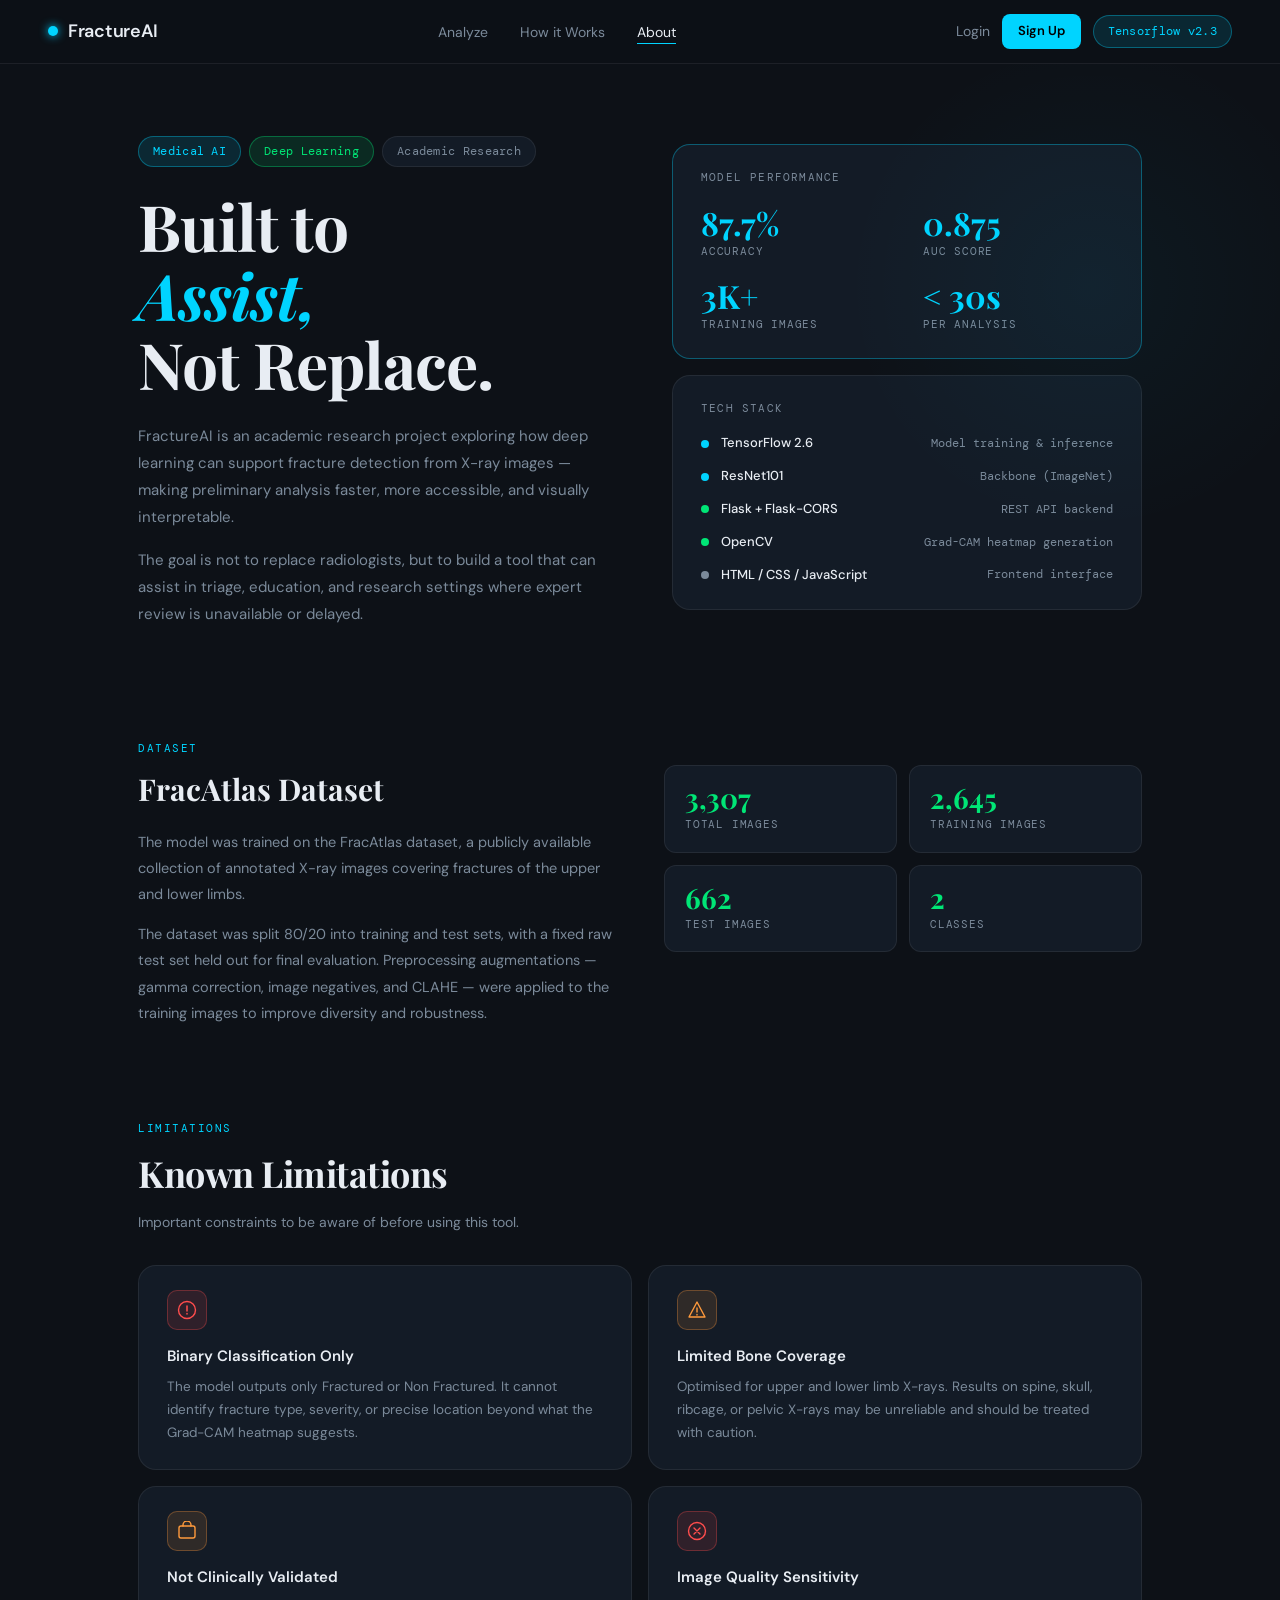
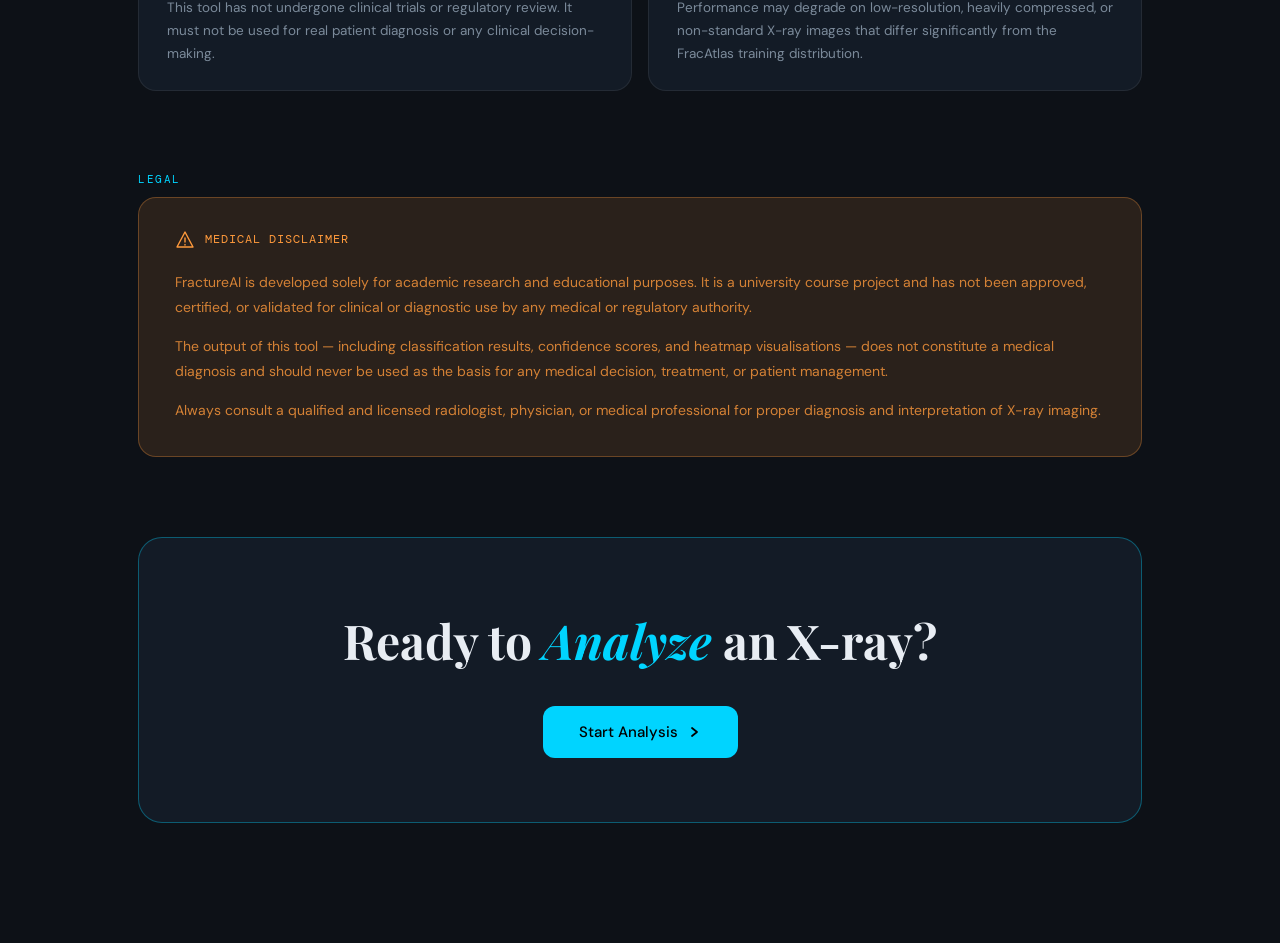
<file: about.html>
<!DOCTYPE html>
<html lang="en">
<head>
  <meta charset="UTF-8" />
  <meta name="viewport" content="width=device-width, initial-scale=1.0" />
  <title>FractureAI — About</title>
  <link rel="preconnect" href="https://fonts.googleapis.com" />
  <link href="https://fonts.googleapis.com/css2?family=Playfair+Display:ital,wght@0,700;1,700&family=DM+Mono:wght@400;500&family=DM+Sans:wght@300;400;500;600&display=swap" rel="stylesheet" />
  <link rel="stylesheet" href="style.css" />
  <link rel="stylesheet" href="about.css" />
</head>
<body>

  <!-- ── NAVBAR ── -->
  <nav class="navbar">
    <a class="logo" href="index.html">
      <span class="logo-dot"></span>
      FractureAI
    </a>
    <ul class="nav-links">
      <li><a href="index.html">Analyze</a></li>
      <li><a href="how-it-works.html">How it Works</a></li>
      <li><a href="about.html" class="active">About</a></li>
    </ul>
    <div class="nav-right">
      <span class="tf-badge">Tensorflow v2.3</span>
    </div>
  </nav>

  <main class="about-main">

    <!-- ── HERO ── -->
    <header class="about-hero">
      <div class="about-hero-left">
        <div class="about-tags">
          <span class="about-tag cyan-tag">Medical AI</span>
          <span class="about-tag green-tag">Deep Learning</span>
          <span class="about-tag muted-tag">Academic Research</span>
        </div>
        <h1>Built to<br><em>Assist,</em><br>Not Replace.</h1>
        <p class="about-intro">
          FractureAI is an academic research project exploring how deep learning
          can support fracture detection from X-ray images — making preliminary
          analysis faster, more accessible, and visually interpretable.
        </p>
        <p class="about-intro">
          The goal is not to replace radiologists, but to build a tool that can
          assist in triage, education, and research settings where expert review
          is unavailable or delayed.
        </p>
      </div>

      <div class="about-hero-right">
        <div class="metrics-card">
          <div class="metrics-card-label">Model Performance</div>
          <div class="metrics-grid">
            <div class="metric-item">
              <span class="metric-val">87.7%</span>
              <span class="metric-label">Accuracy</span>
            </div>
            <div class="metric-item">
              <span class="metric-val">0.875</span>
              <span class="metric-label">AUC Score</span>
            </div>
            <div class="metric-item">
              <span class="metric-val">3K+</span>
              <span class="metric-label">Training Images</span>
            </div>
            <div class="metric-item">
              <span class="metric-val">&lt; 30s</span>
              <span class="metric-label">Per Analysis</span>
            </div>
          </div>
        </div>

        <div class="stack-card">
          <div class="stack-card-label">Tech Stack</div>
          <div class="stack-list">
            <div class="stack-item">
              <span class="stack-dot cyan"></span>
              <span class="stack-name">TensorFlow 2.6</span>
              <span class="stack-role">Model training &amp; inference</span>
            </div>
            <div class="stack-item">
              <span class="stack-dot cyan"></span>
              <span class="stack-name">ResNet101</span>
              <span class="stack-role">Backbone (ImageNet)</span>
            </div>
            <div class="stack-item">
              <span class="stack-dot green"></span>
              <span class="stack-name">Flask + Flask-CORS</span>
              <span class="stack-role">REST API backend</span>
            </div>
            <div class="stack-item">
              <span class="stack-dot green"></span>
              <span class="stack-name">OpenCV</span>
              <span class="stack-role">Grad-CAM heatmap generation</span>
            </div>
            <div class="stack-item">
              <span class="stack-dot muted"></span>
              <span class="stack-name">HTML / CSS / JavaScript</span>
              <span class="stack-role">Frontend interface</span>
            </div>
          </div>
        </div>
      </div>
    </header>

    <!-- ── DATASET ── -->
    <section class="about-section">
      <div class="about-section-label">Dataset</div>
      <div class="dataset-grid">
        <div class="dataset-text">
          <h2>FracAtlas Dataset</h2>
          <p>
            The model was trained on the FracAtlas dataset, a publicly available
            collection of annotated X-ray images covering fractures of the upper
            and lower limbs.
          </p>
          <p>
            The dataset was split 80/20 into training and test sets, with a fixed
            raw test set held out for final evaluation. Preprocessing augmentations
            — gamma correction, image negatives, and CLAHE — were applied to the
            training images to improve diversity and robustness.
          </p>
        </div>
        <div class="dataset-stats">
          <div class="dataset-stat-card">
            <span class="ds-val">3,307</span>
            <span class="ds-label">Total images</span>
          </div>
          <div class="dataset-stat-card">
            <span class="ds-val">2,645</span>
            <span class="ds-label">Training images</span>
          </div>
          <div class="dataset-stat-card">
            <span class="ds-val">662</span>
            <span class="ds-label">Test images</span>
          </div>
          <div class="dataset-stat-card">
            <span class="ds-val">2</span>
            <span class="ds-label">Classes</span>
          </div>
        </div>
      </div>
    </section>

    <!-- ── LIMITATIONS ── -->
    <section class="about-section">
      <div class="about-section-label">Limitations</div>
      <h2 class="section-h2">Known Limitations</h2>
      <p class="section-sub">Important constraints to be aware of before using this tool.</p>

      <div class="limits-grid">
        <div class="limit-card">
          <div class="limit-icon red-icon">
            <svg width="20" height="20" viewBox="0 0 20 20" fill="none">
              <circle cx="10" cy="10" r="8.5" stroke="currentColor" stroke-width="1.4"/>
              <path d="M10 6v5M10 13.5v.5" stroke="currentColor" stroke-width="1.5" stroke-linecap="round"/>
            </svg>
          </div>
          <h4>Binary Classification Only</h4>
          <p>The model outputs only Fractured or Non Fractured. It cannot identify fracture type, severity, or precise location beyond what the Grad-CAM heatmap suggests.</p>
        </div>

        <div class="limit-card">
          <div class="limit-icon orange-icon">
            <svg width="20" height="20" viewBox="0 0 20 20" fill="none">
              <path d="M10 2L2 17h16L10 2z" stroke="currentColor" stroke-width="1.4" stroke-linejoin="round" fill="none"/>
              <path d="M10 8v4M10 14.5v.5" stroke="currentColor" stroke-width="1.4" stroke-linecap="round"/>
            </svg>
          </div>
          <h4>Limited Bone Coverage</h4>
          <p>Optimised for upper and lower limb X-rays. Results on spine, skull, ribcage, or pelvic X-rays may be unreliable and should be treated with caution.</p>
        </div>

        <div class="limit-card">
          <div class="limit-icon orange-icon">
            <svg width="20" height="20" viewBox="0 0 20 20" fill="none">
              <rect x="2" y="5" width="16" height="12" rx="2" stroke="currentColor" stroke-width="1.4" fill="none"/>
              <path d="M6 5V4a4 4 0 018 0v1" stroke="currentColor" stroke-width="1.4" stroke-linecap="round"/>
            </svg>
          </div>
          <h4>Not Clinically Validated</h4>
          <p>This tool has not undergone clinical trials or regulatory review. It must not be used for real patient diagnosis or any clinical decision-making.</p>
        </div>

        <div class="limit-card">
          <div class="limit-icon red-icon">
            <svg width="20" height="20" viewBox="0 0 20 20" fill="none">
              <circle cx="10" cy="10" r="8.5" stroke="currentColor" stroke-width="1.4"/>
              <path d="M7 7l6 6M13 7l-6 6" stroke="currentColor" stroke-width="1.4" stroke-linecap="round"/>
            </svg>
          </div>
          <h4>Image Quality Sensitivity</h4>
          <p>Performance may degrade on low-resolution, heavily compressed, or non-standard X-ray images that differ significantly from the FracAtlas training distribution.</p>
        </div>
      </div>
    </section>

    <!-- ── DISCLAIMER ── -->
    <section class="about-section">
      <div class="about-section-label">Legal</div>
      <div class="full-disclaimer">
        <div class="disclaimer-header">
          <svg width="20" height="20" viewBox="0 0 20 20" fill="none">
            <path d="M10 2L2 17h16L10 2z" stroke="currentColor" stroke-width="1.4" stroke-linejoin="round" fill="none"/>
            <path d="M10 8v4M10 14.5v.5" stroke="currentColor" stroke-width="1.4" stroke-linecap="round"/>
          </svg>
          <span>Medical Disclaimer</span>
        </div>
        <p>
          FractureAI is developed solely for academic research and educational purposes.
          It is a university course project and has not been approved, certified, or
          validated for clinical or diagnostic use by any medical or regulatory authority.
        </p>
        <p>
          The output of this tool — including classification results, confidence scores,
          and heatmap visualisations — does not constitute a medical diagnosis and should
          never be used as the basis for any medical decision, treatment, or patient management.
        </p>
        <p>
          Always consult a qualified and licensed radiologist, physician, or medical
          professional for proper diagnosis and interpretation of X-ray imaging.
        </p>
      </div>
    </section>

    <!-- ── CTA ── -->
    <section class="about-cta">
      <h2>Ready to <em>Analyze</em> an X-ray?</h2>
      <a href="index.html" class="btn btn-cyan" style="text-decoration:none; display:inline-flex; align-items:center; gap:8px; padding:14px 36px; border-radius:12px;">
        Start Analysis
        <svg width="16" height="16" viewBox="0 0 16 16" fill="none">
          <path d="M6 4l5 4-5 4" stroke="currentColor" stroke-width="1.8" stroke-linecap="round" stroke-linejoin="round"/>
        </svg>
      </a>
    </section>

  </main>

  <script src="auth.js"></script>
</body>
</html>
</file>
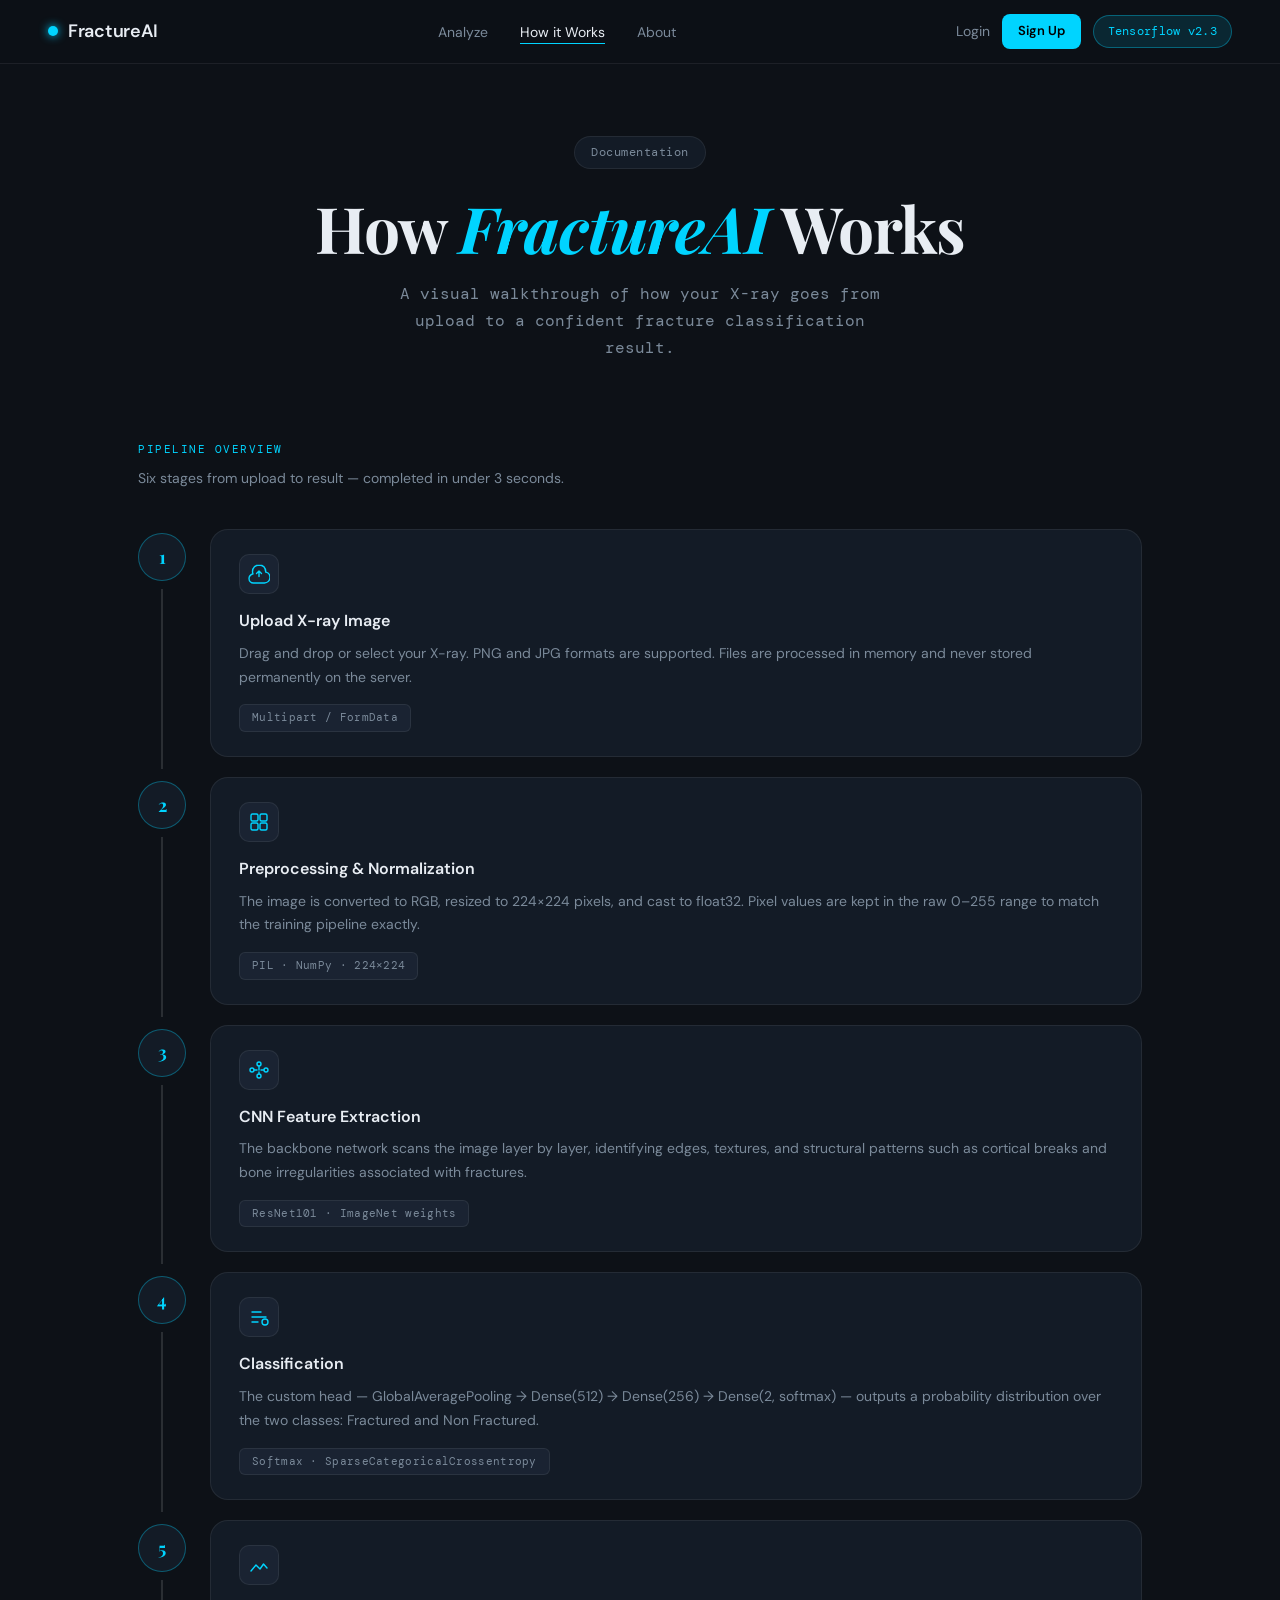
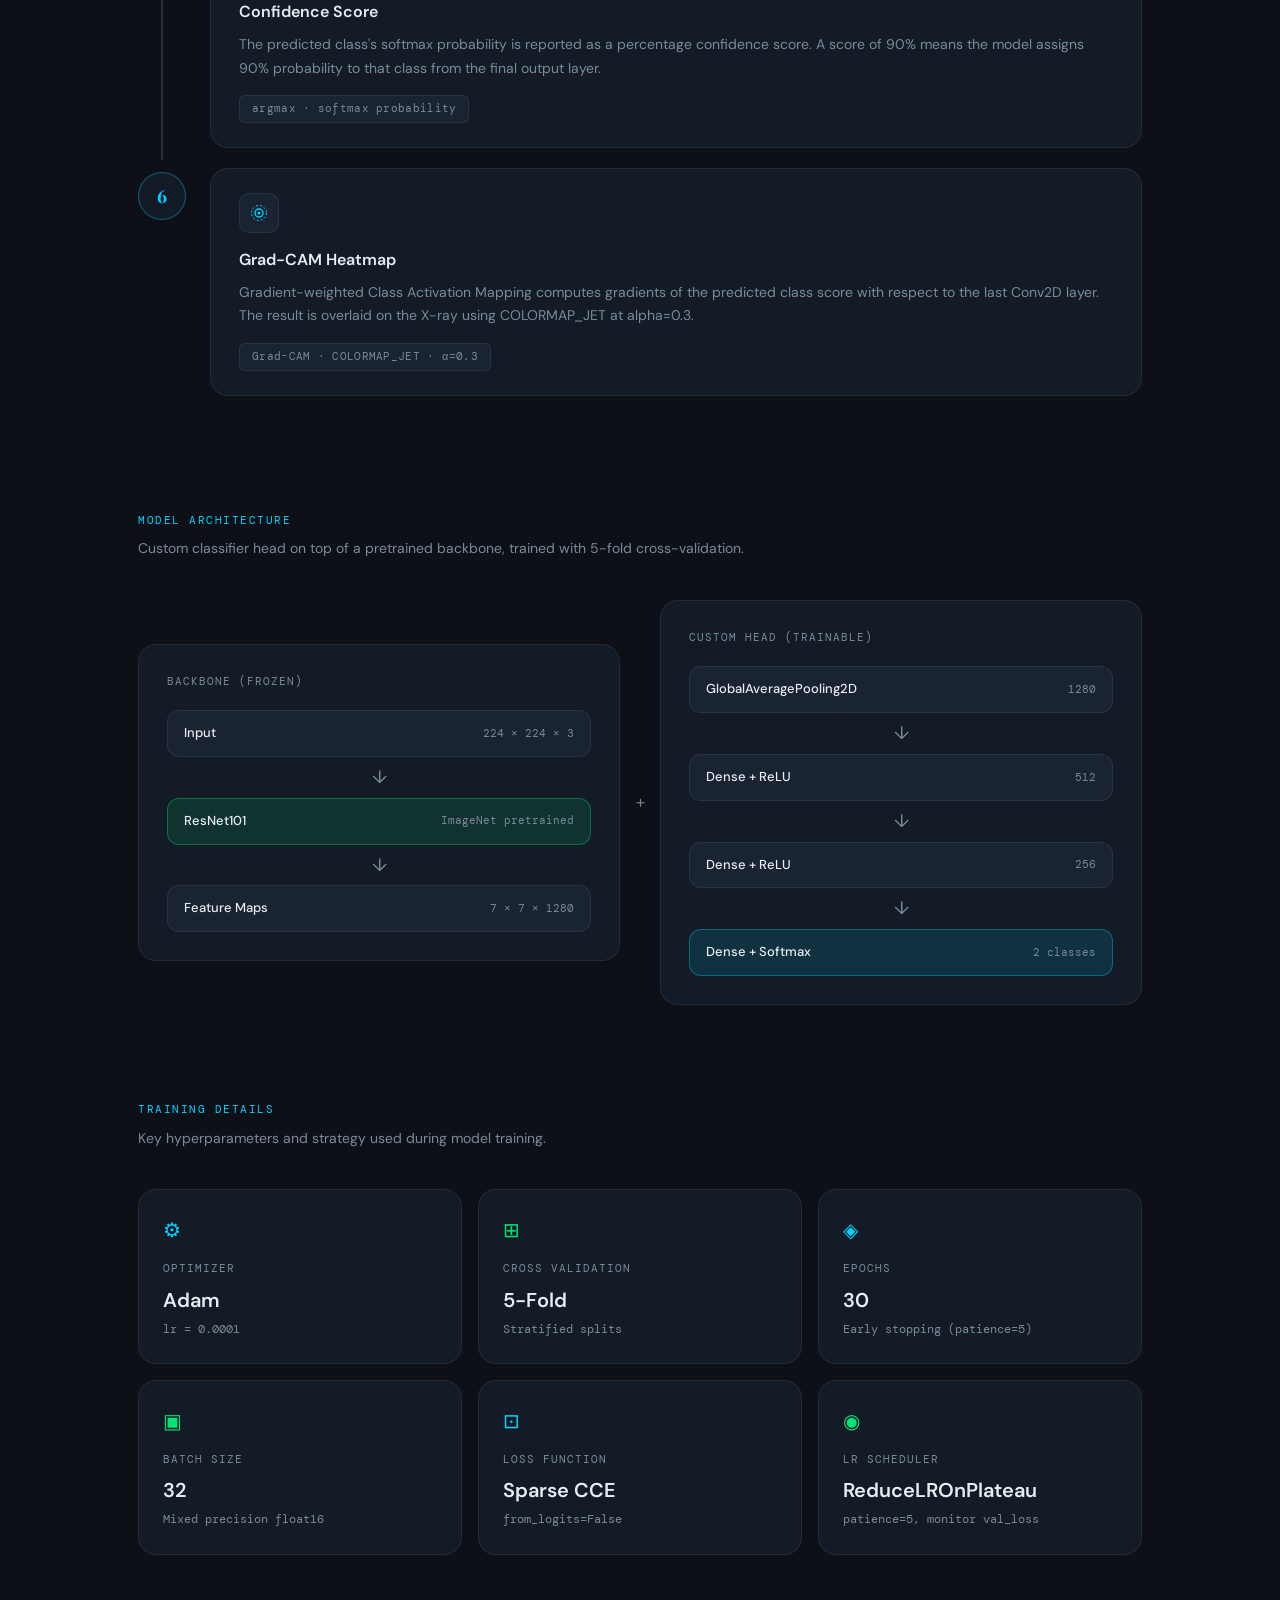
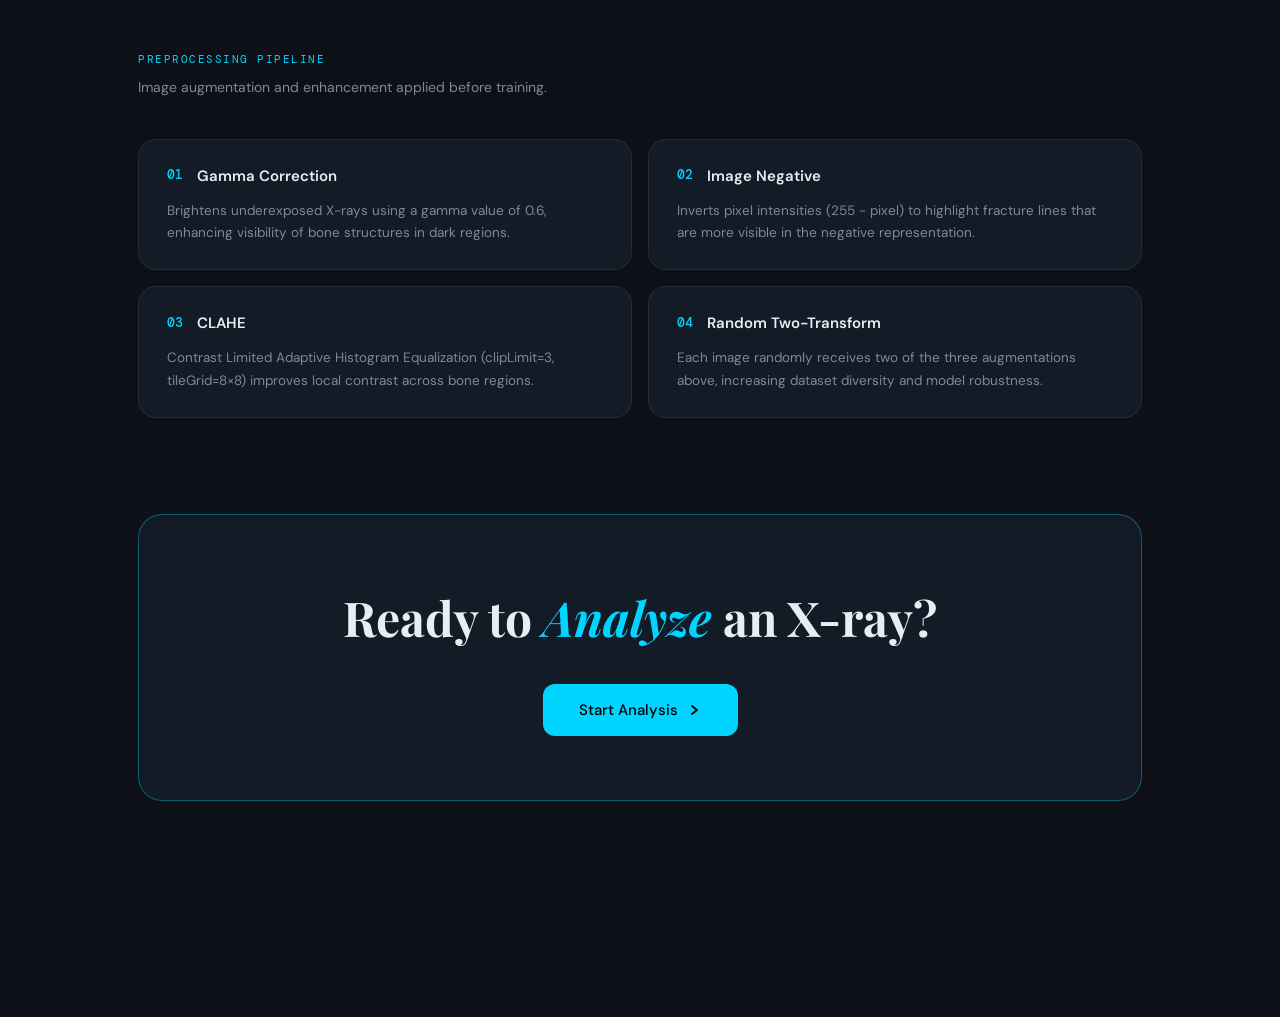
<file: how-it-works.html>
<!DOCTYPE html>
<html lang="en">
<head>
  <meta charset="UTF-8" />
  <meta name="viewport" content="width=device-width, initial-scale=1.0" />
  <title>FractureAI — How it Works</title>
  <link rel="preconnect" href="https://fonts.googleapis.com" />
  <link href="https://fonts.googleapis.com/css2?family=Playfair+Display:ital,wght@0,700;1,700&family=DM+Mono:wght@400;500&family=DM+Sans:wght@300;400;500;600&display=swap" rel="stylesheet" />
  <link rel="stylesheet" href="style.css" />
  <link rel="stylesheet" href="how-it-works.css" />
</head>
<body>

  <!-- ── NAVBAR ── -->
  <nav class="navbar">
    <a class="logo" href="index.html">
      <span class="logo-dot"></span>
      FractureAI
    </a>
    <ul class="nav-links">
      <li><a href="index.html">Analyze</a></li>
      <li><a href="how-it-works.html" class="active">How it Works</a></li>
      <li><a href="about.html">About</a></li>
    </ul>
    <div class="nav-right">
      <span class="tf-badge">Tensorflow v2.3</span>
    </div>
  </nav>

  <main class="hiw-main">

    <!-- ── PAGE HEADER ── -->
    <header class="hiw-header">
      <span class="page-tag">Documentation</span>
      <h1>How <em>FractureAI</em> Works</h1>
      <p class="hiw-subtitle">
        A visual walkthrough of how your X-ray goes from upload
        to a confident fracture classification result.
      </p>
    </header>

    <!-- ── PIPELINE OVERVIEW ── -->
    <section class="pipeline-section">
      <div class="section-label">Pipeline Overview</div>
      <p class="section-desc">Six stages from upload to result — completed in under 3 seconds.</p>

      <div class="pipeline-track">

        <div class="pipeline-step">
          <div class="step-left">
            <div class="step-circle"><span class="step-number">1</span></div>
            <div class="step-line"></div>
          </div>
          <div class="step-card">
            <div class="step-card-icon">
              <svg width="22" height="22" viewBox="0 0 22 22" fill="none">
                <path d="M11 2C7.5 2 4.5 4.8 4.5 8.5c0 .8.15 1.55.4 2.25C2.6 11.6 1 13.4 1 15.5 1 18 3 20 5.5 20h11c3 0 5.5-2.5 5.5-5.5 0-2.6-1.8-4.8-4.2-5.35C17.55 4.35 14.55 2 11 2z" stroke="currentColor" stroke-width="1.4" fill="none"/>
                <path d="M11 13.5V8M8.5 10.5 11 8l2.5 2.5" stroke="currentColor" stroke-width="1.4" stroke-linecap="round" stroke-linejoin="round"/>
              </svg>
            </div>
            <h3>Upload X-ray Image</h3>
            <p>Drag and drop or select your X-ray. PNG and JPG formats are supported. Files are processed in memory and never stored permanently on the server.</p>
            <div class="step-tech-tag">Multipart / FormData</div>
          </div>
        </div>

        <div class="pipeline-step">
          <div class="step-left">
            <div class="step-circle"><span class="step-number">2</span></div>
            <div class="step-line"></div>
          </div>
          <div class="step-card">
            <div class="step-card-icon">
              <svg width="22" height="22" viewBox="0 0 22 22" fill="none">
                <rect x="3" y="3" width="7" height="7" rx="1.5" stroke="currentColor" stroke-width="1.4"/>
                <rect x="12" y="3" width="7" height="7" rx="1.5" stroke="currentColor" stroke-width="1.4"/>
                <rect x="3" y="12" width="7" height="7" rx="1.5" stroke="currentColor" stroke-width="1.4"/>
                <rect x="12" y="12" width="7" height="7" rx="1.5" stroke="currentColor" stroke-width="1.4"/>
              </svg>
            </div>
            <h3>Preprocessing &amp; Normalization</h3>
            <p>The image is converted to RGB, resized to 224×224 pixels, and cast to float32. Pixel values are kept in the raw 0–255 range to match the training pipeline exactly.</p>
            <div class="step-tech-tag">PIL · NumPy · 224×224</div>
          </div>
        </div>

        <div class="pipeline-step">
          <div class="step-left">
            <div class="step-circle"><span class="step-number">3</span></div>
            <div class="step-line"></div>
          </div>
          <div class="step-card">
            <div class="step-card-icon">
              <svg width="22" height="22" viewBox="0 0 22 22" fill="none">
                <circle cx="4" cy="11" r="2" stroke="currentColor" stroke-width="1.4"/>
                <circle cx="11" cy="5" r="2" stroke="currentColor" stroke-width="1.4"/>
                <circle cx="11" cy="17" r="2" stroke="currentColor" stroke-width="1.4"/>
                <circle cx="18" cy="11" r="2" stroke="currentColor" stroke-width="1.4"/>
                <path d="M6 11h3M13 11h3M11 7v4M11 13v2" stroke="currentColor" stroke-width="1.4" stroke-linecap="round"/>
              </svg>
            </div>
            <h3>CNN Feature Extraction</h3>
            <p>The backbone network scans the image layer by layer, identifying edges, textures, and structural patterns such as cortical breaks and bone irregularities associated with fractures.</p>
            <div class="step-tech-tag">ResNet101 · ImageNet weights</div>
          </div>
        </div>

        <div class="pipeline-step">
          <div class="step-left">
            <div class="step-circle"><span class="step-number">4</span></div>
            <div class="step-line"></div>
          </div>
          <div class="step-card">
            <div class="step-card-icon">
              <svg width="22" height="22" viewBox="0 0 22 22" fill="none">
                <path d="M4 11h14M4 6h9M4 16h6" stroke="currentColor" stroke-width="1.4" stroke-linecap="round"/>
                <circle cx="17" cy="16" r="3" stroke="currentColor" stroke-width="1.4"/>
              </svg>
            </div>
            <h3>Classification</h3>
            <p>The custom head — GlobalAveragePooling → Dense(512) → Dense(256) → Dense(2, softmax) — outputs a probability distribution over the two classes: Fractured and Non Fractured.</p>
            <div class="step-tech-tag">Softmax · SparseCategoricalCrossentropy</div>
          </div>
        </div>

        <div class="pipeline-step">
          <div class="step-left">
            <div class="step-circle"><span class="step-number">5</span></div>
            <div class="step-line"></div>
          </div>
          <div class="step-card">
            <div class="step-card-icon">
              <svg width="22" height="22" viewBox="0 0 22 22" fill="none">
                <path d="M3 17L8 11l4 4 3.5-5 3.5 4" stroke="currentColor" stroke-width="1.4" stroke-linecap="round" stroke-linejoin="round"/>
              </svg>
            </div>
            <h3>Confidence Score</h3>
            <p>The predicted class's softmax probability is reported as a percentage confidence score. A score of 90% means the model assigns 90% probability to that class from the final output layer.</p>
            <div class="step-tech-tag">argmax · softmax probability</div>
          </div>
        </div>

        <div class="pipeline-step">
          <div class="step-left">
            <div class="step-circle"><span class="step-number">6</span></div>
          </div>
          <div class="step-card">
            <div class="step-card-icon">
              <svg width="22" height="22" viewBox="0 0 22 22" fill="none">
                <circle cx="11" cy="11" r="4" stroke="currentColor" stroke-width="1.4"/>
                <circle cx="11" cy="11" r="7.5" stroke="currentColor" stroke-width="1" stroke-dasharray="2 2"/>
                <circle cx="11" cy="11" r="1.5" fill="currentColor"/>
              </svg>
            </div>
            <h3>Grad-CAM Heatmap</h3>
            <p>Gradient-weighted Class Activation Mapping computes gradients of the predicted class score with respect to the last Conv2D layer. The result is overlaid on the X-ray using COLORMAP_JET at alpha=0.3.</p>
            <div class="step-tech-tag">Grad-CAM · COLORMAP_JET · α=0.3</div>
          </div>
        </div>

      </div>
    </section>

    <!-- ── MODEL ARCHITECTURE ── -->
    <section class="arch-section">
      <div class="section-label">Model Architecture</div>
      <p class="section-desc">Custom classifier head on top of a pretrained backbone, trained with 5-fold cross-validation.</p>

      <div class="arch-grid">

        <div class="arch-block backbone-block">
          <div class="arch-block-label">Backbone (frozen)</div>
          <div class="arch-layer-list">
            <div class="arch-layer backbone-layer">
              <span class="layer-name">Input</span>
              <span class="layer-shape">224 × 224 × 3</span>
            </div>
            <div class="arch-arrow">↓</div>
            <div class="arch-layer backbone-layer highlight">
              <span class="layer-name">ResNet101</span>
              <span class="layer-shape">ImageNet pretrained</span>
            </div>
            <div class="arch-arrow">↓</div>
            <div class="arch-layer backbone-layer">
              <span class="layer-name">Feature Maps</span>
              <span class="layer-shape">7 × 7 × 1280</span>
            </div>
          </div>
        </div>

        <div class="arch-divider">
          <div class="arch-divider-line"></div>
          <span class="arch-divider-label">+</span>
          <div class="arch-divider-line"></div>
        </div>

        <div class="arch-block head-block">
          <div class="arch-block-label">Custom Head (trainable)</div>
          <div class="arch-layer-list">
            <div class="arch-layer head-layer">
              <span class="layer-name">GlobalAveragePooling2D</span>
              <span class="layer-shape">1280</span>
            </div>
            <div class="arch-arrow">↓</div>
            <div class="arch-layer head-layer">
              <span class="layer-name">Dense + ReLU</span>
              <span class="layer-shape">512</span>
            </div>
            <div class="arch-arrow">↓</div>
            <div class="arch-layer head-layer">
              <span class="layer-name">Dense + ReLU</span>
              <span class="layer-shape">256</span>
            </div>
            <div class="arch-arrow">↓</div>
            <div class="arch-layer head-layer highlight">
              <span class="layer-name">Dense + Softmax</span>
              <span class="layer-shape">2 classes</span>
            </div>
          </div>
        </div>

      </div>
    </section>

    <!-- ── TRAINING DETAILS ── -->
    <section class="training-section">
      <div class="section-label">Training Details</div>
      <p class="section-desc">Key hyperparameters and strategy used during model training.</p>

      <div class="training-grid">
        <div class="training-card">
          <div class="training-card-icon cyan">⚙</div>
          <div class="training-card-label">Optimizer</div>
          <div class="training-card-value">Adam</div>
          <div class="training-card-sub">lr = 0.0001</div>
        </div>
        <div class="training-card">
          <div class="training-card-icon green">⊞</div>
          <div class="training-card-label">Cross Validation</div>
          <div class="training-card-value">5-Fold</div>
          <div class="training-card-sub">Stratified splits</div>
        </div>
        <div class="training-card">
          <div class="training-card-icon cyan">◈</div>
          <div class="training-card-label">Epochs</div>
          <div class="training-card-value">30</div>
          <div class="training-card-sub">Early stopping (patience=5)</div>
        </div>
        <div class="training-card">
          <div class="training-card-icon green">▣</div>
          <div class="training-card-label">Batch Size</div>
          <div class="training-card-value">32</div>
          <div class="training-card-sub">Mixed precision float16</div>
        </div>
        <div class="training-card">
          <div class="training-card-icon cyan">⊡</div>
          <div class="training-card-label">Loss Function</div>
          <div class="training-card-value">Sparse CCE</div>
          <div class="training-card-sub">from_logits=False</div>
        </div>
        <div class="training-card">
          <div class="training-card-icon green">◉</div>
          <div class="training-card-label">LR Scheduler</div>
          <div class="training-card-value">ReduceLROnPlateau</div>
          <div class="training-card-sub">patience=5, monitor val_loss</div>
        </div>
      </div>
    </section>

    <!-- ── PREPROCESSING PIPELINE ── -->
    <section class="preproc-section">
      <div class="section-label">Preprocessing Pipeline</div>
      <p class="section-desc">Image augmentation and enhancement applied before training.</p>

      <div class="preproc-grid">
        <div class="preproc-card">
          <div class="preproc-card-header">
            <span class="preproc-index">01</span>
            <h4>Gamma Correction</h4>
          </div>
          <p>Brightens underexposed X-rays using a gamma value of 0.6, enhancing visibility of bone structures in dark regions.</p>
        </div>
        <div class="preproc-card">
          <div class="preproc-card-header">
            <span class="preproc-index">02</span>
            <h4>Image Negative</h4>
          </div>
          <p>Inverts pixel intensities (255 − pixel) to highlight fracture lines that are more visible in the negative representation.</p>
        </div>
        <div class="preproc-card">
          <div class="preproc-card-header">
            <span class="preproc-index">03</span>
            <h4>CLAHE</h4>
          </div>
          <p>Contrast Limited Adaptive Histogram Equalization (clipLimit=3, tileGrid=8×8) improves local contrast across bone regions.</p>
        </div>
        <div class="preproc-card">
          <div class="preproc-card-header">
            <span class="preproc-index">04</span>
            <h4>Random Two-Transform</h4>
          </div>
          <p>Each image randomly receives two of the three augmentations above, increasing dataset diversity and model robustness.</p>
        </div>
      </div>
    </section>

    <!-- ── CTA ── -->
    <section class="hiw-cta">
      <h2>Ready to <em>Analyze</em> an X-ray?</h2>
      <a href="index.html" class="btn btn-cyan" style="text-decoration:none; display:inline-flex; align-items:center; gap:8px; padding:14px 36px; border-radius:12px;">
        Start Analysis
        <svg width="16" height="16" viewBox="0 0 16 16" fill="none">
          <path d="M6 4l5 4-5 4" stroke="currentColor" stroke-width="1.8" stroke-linecap="round" stroke-linejoin="round"/>
        </svg>
      </a>
    </section>

  </main>

  <script src="auth.js"></script>
</body>
</html>
</file>
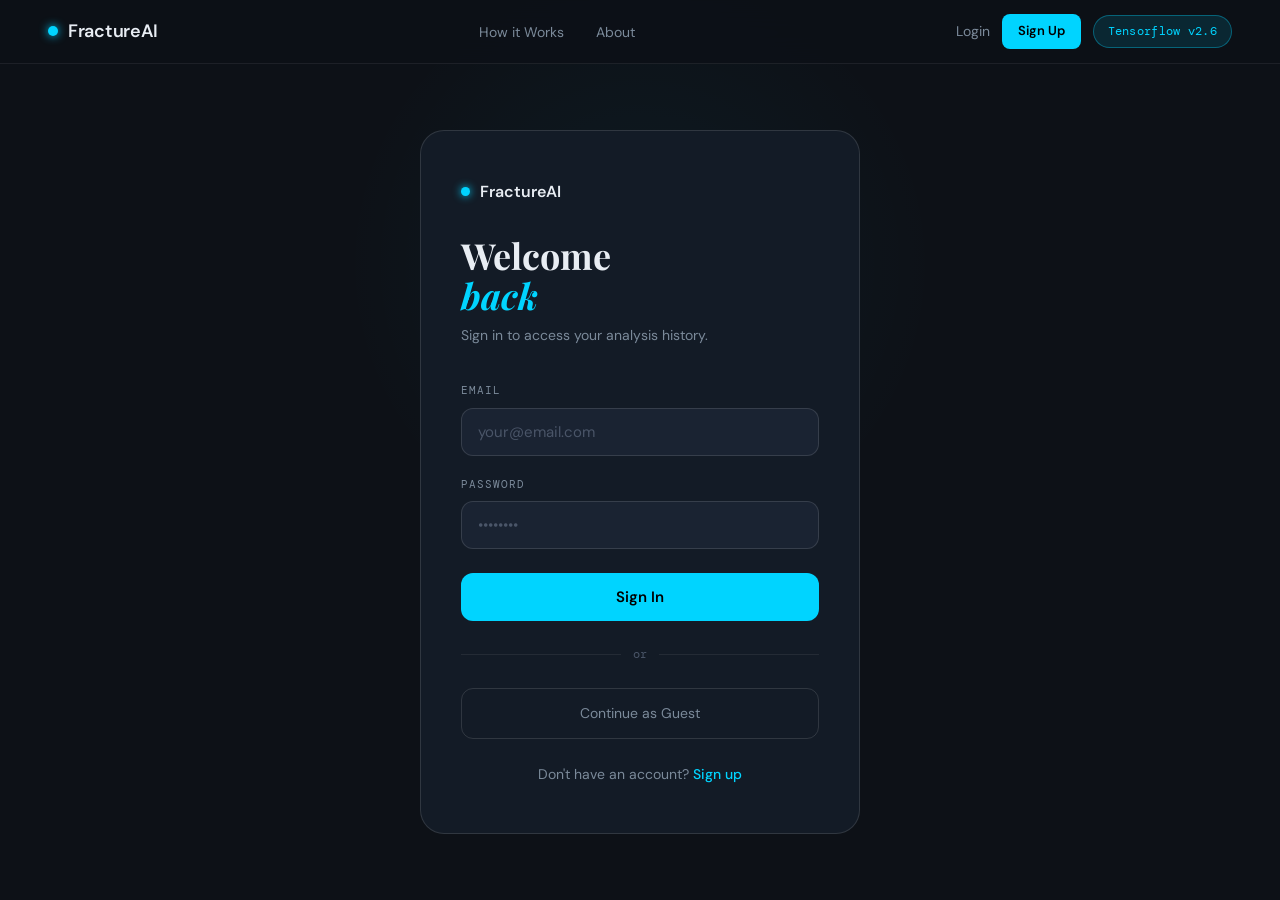
<file: login.html>
<!DOCTYPE html>
<html lang="en">
<head>
  <meta charset="UTF-8" />
  <meta name="viewport" content="width=device-width, initial-scale=1.0" />
  <title>FractureAI — Login</title>
  <link rel="preconnect" href="https://fonts.googleapis.com" />
  <link href="https://fonts.googleapis.com/css2?family=Playfair+Display:ital,wght@0,700;1,700&family=DM+Mono:wght@400;500&family=DM+Sans:wght@300;400;500;600&display=swap" rel="stylesheet" />
  <link rel="stylesheet" href="style.css" />
  <style>
    .auth-wrap {
      min-height: calc(100vh - 64px);
      display: flex;
      align-items: center;
      justify-content: center;
      padding: 40px 24px;
      position: relative;
    }
    .auth-wrap::before {
      content: '';
      position: absolute;
      top: -100px; left: 50%;
      transform: translateX(-50%);
      width: 600px; height: 600px;
      background: radial-gradient(circle, rgba(0,212,255,0.05) 0%, transparent 70%);
      pointer-events: none;
    }
    .auth-card {
      width: 100%;
      max-width: 440px;
      background: var(--bg-2);
      border: 1px solid var(--border-mid);
      border-radius: var(--radius-xl);
      padding: 48px 40px;
      animation: fade-up 0.5s ease both;
    }
    .auth-logo {
      display: flex;
      align-items: center;
      gap: 10px;
      font-size: 16px;
      font-weight: 600;
      color: var(--text);
      margin-bottom: 32px;
    }
    .auth-logo-dot {
      width: 9px; height: 9px;
      background: var(--cyan);
      border-radius: 50%;
      box-shadow: 0 0 8px var(--cyan);
    }
    .auth-title {
      font-family: var(--font-display);
      font-size: 36px;
      font-weight: 700;
      line-height: 1.1;
      margin-bottom: 8px;
    }
    .auth-title em { color: var(--cyan); font-style: italic; }
    .auth-sub {
      font-size: 14px;
      color: var(--text-muted);
      margin-bottom: 36px;
    }
    .form-group {
      margin-bottom: 20px;
    }
    .form-label {
      display: block;
      font-family: var(--font-mono);
      font-size: 11px;
      letter-spacing: 1px;
      color: var(--text-muted);
      text-transform: uppercase;
      margin-bottom: 8px;
    }
    .form-input {
      width: 100%;
      background: var(--bg-3);
      border: 1px solid var(--border-mid);
      border-radius: var(--radius-md);
      padding: 13px 16px;
      font-size: 15px;
      font-family: var(--font-body);
      color: var(--text);
      outline: none;
      transition: border-color 0.2s, box-shadow 0.2s;
    }
    .form-input:focus {
      border-color: var(--cyan-border);
      box-shadow: 0 0 0 3px rgba(0,212,255,0.08);
    }
    .form-input::placeholder { color: var(--text-faint); }
    .auth-error {
      display: none;
      padding: 12px 16px;
      background: var(--red-dim);
      border: 1px solid var(--red-border);
      border-radius: var(--radius-sm);
      font-size: 13px;
      color: var(--red);
      margin-bottom: 20px;
    }
    .auth-error.visible { display: block; }
    .btn-auth {
      width: 100%;
      padding: 14px;
      font-size: 15px;
      font-weight: 600;
      margin-top: 4px;
      border: none;
      border-radius: var(--radius-md);
      cursor: pointer;
      font-family: var(--font-body);
      transition: opacity 0.2s;
    }
    .btn-auth:disabled { opacity: 0.5; cursor: not-allowed; }
    .auth-footer {
      text-align: center;
      margin-top: 24px;
      font-size: 14px;
      color: var(--text-muted);
    }
    .auth-footer a {
      color: var(--cyan);
      text-decoration: none;
      font-weight: 500;
    }
    .auth-footer a:hover { opacity: 0.8; }
    .auth-divider {
      display: flex;
      align-items: center;
      gap: 12px;
      margin: 24px 0;
    }
    .auth-divider-line {
      flex: 1;
      height: 1px;
      background: var(--border);
    }
    .auth-divider-text {
      font-size: 12px;
      color: var(--text-faint);
      font-family: var(--font-mono);
    }
    .guest-btn {
      width: 100%;
      padding: 13px;
      font-size: 14px;
      background: transparent;
      border: 1px solid var(--border-mid);
      border-radius: var(--radius-md);
      color: var(--text-muted);
      cursor: pointer;
      font-family: var(--font-body);
      transition: all 0.2s;
      text-align: center;
      display: block;
      text-decoration: none;
    }
    .guest-btn:hover {
      border-color: var(--cyan-border);
      color: var(--text);
      background: var(--cyan-dim);
    }
  </style>
</head>
<body>
  <nav class="navbar">
    <a class="logo" href="index.html">
      <span class="logo-dot"></span>
      FractureAI
    </a>
    <ul class="nav-links">
      <li><a href="how-it-works.html">How it Works</a></li>
      <li><a href="about.html">About</a></li>
    </ul>
    <div class="nav-right">
      <span class="tf-badge">Tensorflow v2.6</span>
    </div>
  </nav>

  <div class="auth-wrap">
    <div class="auth-card">
      <div class="auth-logo">
        <span class="auth-logo-dot"></span>
        FractureAI
      </div>

      <h1 class="auth-title">Welcome<br><em>back</em></h1>
      <p class="auth-sub">Sign in to access your analysis history.</p>

      <div class="auth-error" id="loginError"></div>

      <div class="form-group">
        <label class="form-label" for="email">Email</label>
        <input class="form-input" type="email" id="email" placeholder="your@email.com" />
      </div>

      <div class="form-group">
        <label class="form-label" for="password">Password</label>
        <input class="form-input" type="password" id="password" placeholder="••••••••" />
      </div>

      <button class="btn btn-cyan btn-auth" onclick="handleLogin()">Sign In</button>

      <div class="auth-divider">
        <div class="auth-divider-line"></div>
        <span class="auth-divider-text">or</span>
        <div class="auth-divider-line"></div>
      </div>

      <a class="guest-btn" href="index.html">Continue as Guest</a>

      <p class="auth-footer">
        Don't have an account? <a href="signup.html">Sign up</a>
      </p>
    </div>
  </div>

  <script src="auth.js"></script>
  <script>
    document.addEventListener("DOMContentLoaded", function() {
      if (getCurrentUser()) window.location.href = "index.html";
    });

    document.addEventListener("keydown", function(e) {
      if (e.key === "Enter") handleLogin();
    });

    function handleLogin() {
      const email    = document.getElementById("email").value.trim();
      const password = document.getElementById("password").value;
      const errorEl  = document.getElementById("loginError");
      const btn      = document.querySelector(".btn-auth");

      errorEl.classList.remove("visible");

      if (!email || !password) {
        errorEl.textContent = "Please fill in all fields.";
        errorEl.classList.add("visible");
        return;
      }

      btn.textContent = "Signing in...";
      btn.disabled = true;

      const result = login(email, password);
      if (result.ok) {
        window.location.href = "index.html";
      } else {
        errorEl.textContent = result.error;
        errorEl.classList.add("visible");
        btn.textContent = "Sign In";
        btn.disabled = false;
      }
    }
  </script>
</body>
</html>
</file>
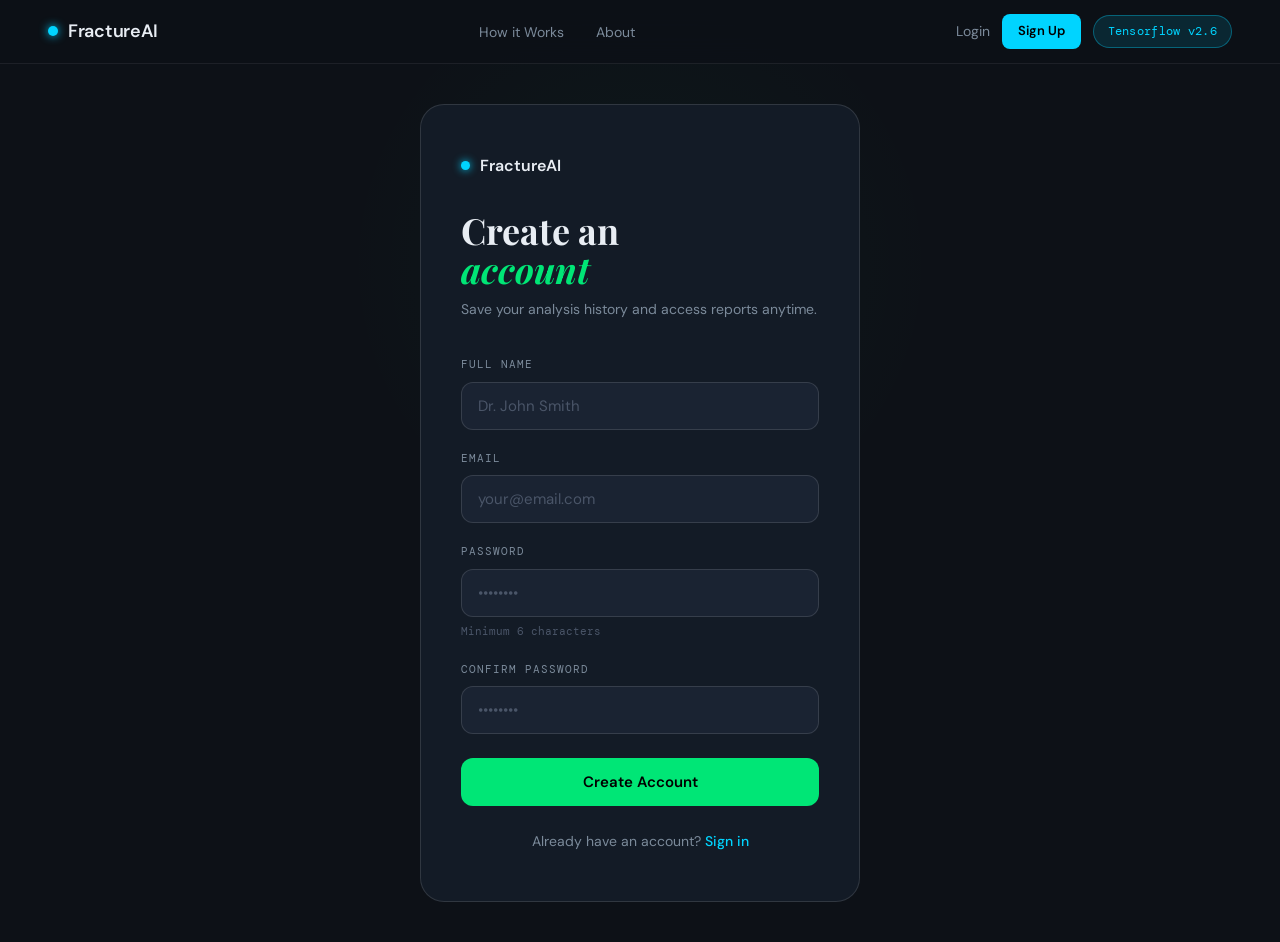
<file: signup.html>
<!DOCTYPE html>
<html lang="en">
<head>
  <meta charset="UTF-8" />
  <meta name="viewport" content="width=device-width, initial-scale=1.0" />
  <title>FractureAI — Sign Up</title>
  <link rel="preconnect" href="https://fonts.googleapis.com" />
  <link href="https://fonts.googleapis.com/css2?family=Playfair+Display:ital,wght@0,700;1,700&family=DM+Mono:wght@400;500&family=DM+Sans:wght@300;400;500;600&display=swap" rel="stylesheet" />
  <link rel="stylesheet" href="style.css" />
  <style>
    .auth-wrap {
      min-height: calc(100vh - 64px);
      display: flex;
      align-items: center;
      justify-content: center;
      padding: 40px 24px;
      position: relative;
    }
    .auth-wrap::before {
      content: '';
      position: absolute;
      top: -100px; left: 50%;
      transform: translateX(-50%);
      width: 600px; height: 600px;
      background: radial-gradient(circle, rgba(0,230,118,0.04) 0%, transparent 70%);
      pointer-events: none;
    }
    .auth-card {
      width: 100%;
      max-width: 440px;
      background: var(--bg-2);
      border: 1px solid var(--border-mid);
      border-radius: var(--radius-xl);
      padding: 48px 40px;
      animation: fade-up 0.5s ease both;
    }
    .auth-logo {
      display: flex;
      align-items: center;
      gap: 10px;
      font-size: 16px;
      font-weight: 600;
      color: var(--text);
      margin-bottom: 32px;
    }
    .auth-logo-dot {
      width: 9px; height: 9px;
      background: var(--cyan);
      border-radius: 50%;
      box-shadow: 0 0 8px var(--cyan);
    }
    .auth-title {
      font-family: var(--font-display);
      font-size: 36px;
      font-weight: 700;
      line-height: 1.1;
      margin-bottom: 8px;
    }
    .auth-title em { color: var(--green); font-style: italic; }
    .auth-sub {
      font-size: 14px;
      color: var(--text-muted);
      margin-bottom: 36px;
    }
    .form-group { margin-bottom: 20px; }
    .form-label {
      display: block;
      font-family: var(--font-mono);
      font-size: 11px;
      letter-spacing: 1px;
      color: var(--text-muted);
      text-transform: uppercase;
      margin-bottom: 8px;
    }
    .form-input {
      width: 100%;
      background: var(--bg-3);
      border: 1px solid var(--border-mid);
      border-radius: var(--radius-md);
      padding: 13px 16px;
      font-size: 15px;
      font-family: var(--font-body);
      color: var(--text);
      outline: none;
      transition: border-color 0.2s, box-shadow 0.2s;
    }
    .form-input:focus {
      border-color: var(--green-border);
      box-shadow: 0 0 0 3px rgba(0,230,118,0.08);
    }
    .form-input::placeholder { color: var(--text-faint); }
    .auth-error {
      display: none;
      padding: 12px 16px;
      background: var(--red-dim);
      border: 1px solid var(--red-border);
      border-radius: var(--radius-sm);
      font-size: 13px;
      color: var(--red);
      margin-bottom: 20px;
    }
    .auth-error.visible { display: block; }
    .btn-auth {
      width: 100%;
      padding: 14px;
      font-size: 15px;
      font-weight: 600;
      margin-top: 4px;
      background: var(--green);
      color: #000;
      border: none;
      border-radius: var(--radius-md);
      cursor: pointer;
      font-family: var(--font-body);
      transition: opacity 0.2s;
    }
    .btn-auth:hover:not(:disabled) { opacity: 0.88; }
    .btn-auth:disabled { opacity: 0.5; cursor: not-allowed; }
    .auth-footer {
      text-align: center;
      margin-top: 24px;
      font-size: 14px;
      color: var(--text-muted);
    }
    .auth-footer a {
      color: var(--cyan);
      text-decoration: none;
      font-weight: 500;
    }
    .auth-footer a:hover { opacity: 0.8; }
    .password-hint {
      font-size: 11px;
      color: var(--text-faint);
      margin-top: 6px;
      font-family: var(--font-mono);
    }
  </style>
</head>
<body>
  <nav class="navbar">
    <a class="logo" href="index.html">
      <span class="logo-dot"></span>
      FractureAI
    </a>
    <ul class="nav-links">
      <li><a href="how-it-works.html">How it Works</a></li>
      <li><a href="about.html">About</a></li>
    </ul>
    <div class="nav-right">
      <span class="tf-badge">Tensorflow v2.6</span>
    </div>
  </nav>

  <div class="auth-wrap">
    <div class="auth-card">
      <div class="auth-logo">
        <span class="auth-logo-dot"></span>
        FractureAI
      </div>

      <h1 class="auth-title">Create an<br><em>account</em></h1>
      <p class="auth-sub">Save your analysis history and access reports anytime.</p>

      <div class="auth-error" id="signupError"></div>

      <div class="form-group">
        <label class="form-label" for="name">Full Name</label>
        <input class="form-input" type="text" id="name" placeholder="Dr. John Smith" />
      </div>

      <div class="form-group">
        <label class="form-label" for="email">Email</label>
        <input class="form-input" type="email" id="email" placeholder="your@email.com" />
      </div>

      <div class="form-group">
        <label class="form-label" for="password">Password</label>
        <input class="form-input" type="password" id="password" placeholder="••••••••" />
        <p class="password-hint">Minimum 6 characters</p>
      </div>

      <div class="form-group">
        <label class="form-label" for="confirm">Confirm Password</label>
        <input class="form-input" type="password" id="confirm" placeholder="••••••••" />
      </div>

      <button class="btn btn-auth" onclick="handleSignup()">Create Account</button>

      <p class="auth-footer">
        Already have an account? <a href="login.html">Sign in</a>
      </p>
    </div>
  </div>

  <script src="auth.js"></script>
  <script>
    document.addEventListener("DOMContentLoaded", function() {
      if (getCurrentUser()) window.location.href = "index.html";
    });

    document.addEventListener("keydown", function(e) {
      if (e.key === "Enter") handleSignup();
    });

    function handleSignup() {
      const name     = document.getElementById("name").value.trim();
      const email    = document.getElementById("email").value.trim();
      const password = document.getElementById("password").value;
      const confirm  = document.getElementById("confirm").value;
      const errorEl  = document.getElementById("signupError");
      const btn      = document.querySelector(".btn-auth");

      errorEl.classList.remove("visible");

      if (!name || !email || !password || !confirm) {
        errorEl.textContent = "Please fill in all fields.";
        errorEl.classList.add("visible");
        return;
      }
      if (password.length < 6) {
        errorEl.textContent = "Password must be at least 6 characters.";
        errorEl.classList.add("visible");
        return;
      }
      if (password !== confirm) {
        errorEl.textContent = "Passwords do not match.";
        errorEl.classList.add("visible");
        return;
      }

      // Show loading state
      btn.textContent = "Creating account...";
      btn.disabled = true;

      const result = signup(name, email, password);
      if (result.ok) {
        window.location.href = "login.html";
      } else {
        errorEl.textContent = result.error;
        errorEl.classList.add("visible");
        btn.textContent = "Create Account";
        btn.disabled = false;
      }
    }
  </script>
</body>
</html>
</file>
<file: style.css>
/* =============================================
   FractureAI — style.css
   ============================================= */

/* ── Reset & Base ── */
*, *::before, *::after {
  box-sizing: border-box;
  margin: 0;
  padding: 0;
}

:root {
  --bg:           #0d1117;
  --bg-2:         #131b26;
  --bg-3:         #1a2332;
  --bg-4:         #1f2c3d;

  --cyan:         #00d4ff;
  --cyan-dim:     rgba(0, 212, 255, 0.12);
  --cyan-border:  rgba(0, 212, 255, 0.35);

  --green:        #00e676;
  --green-dim:    rgba(0, 230, 118, 0.12);
  --green-border: rgba(0, 230, 118, 0.35);

  --red:          #ff4d4d;
  --red-dim:      rgba(255, 77, 77, 0.12);
  --red-border:   rgba(255, 77, 77, 0.3);

  --orange:       #ff9a3c;
  --orange-dim:   rgba(255, 154, 60, 0.12);
  --orange-border:rgba(255, 154, 60, 0.3);

  --text:         #e8edf3;
  --text-muted:   #7b8a9a;
  --text-faint:   #4a5568;

  --border:       rgba(255, 255, 255, 0.07);
  --border-mid:   rgba(255, 255, 255, 0.12);

  --radius-sm:    8px;
  --radius-md:    12px;
  --radius-lg:    18px;
  --radius-xl:    24px;

  --font-display: 'Playfair Display', serif;
  --font-mono:    'DM Mono', monospace;
  --font-body:    'DM Sans', sans-serif;
}

html {
  scroll-behavior: smooth;
}

body {
  background-color: var(--bg);
  color: var(--text);
  font-family: var(--font-body);
  font-size: 16px;
  line-height: 1.6;
  min-height: 100vh;
  overflow-x: hidden;
}

/* ── Utility ── */
.hidden {
  display: none !important;
}

/* ── NAVBAR ── */
.navbar {
  position: sticky;
  top: 0;
  z-index: 200;
  display: flex;
  align-items: center;
  justify-content: space-between;
  padding: 0 48px;
  height: 64px;
  background: rgba(13, 17, 23, 0.88);
  backdrop-filter: blur(18px);
  -webkit-backdrop-filter: blur(18px);
  border-bottom: 1px solid var(--border);
}

.logo {
  display: flex;
  align-items: center;
  gap: 10px;
  font-size: 18px;
  font-weight: 600;
  letter-spacing: -0.3px;
  color: var(--text);
  text-decoration: none;
  transition: opacity 0.2s;
}

.logo:hover {
  opacity: 0.8;
}

.logo-dot {
  width: 10px;
  height: 10px;
  background: var(--cyan);
  border-radius: 50%;
  box-shadow: 0 0 10px var(--cyan);
  animation: glow-pulse 2.4s ease-in-out infinite;
}

.nav-links {
  display: flex;
  align-items: center;
  gap: 32px;
  list-style: none;
}

.nav-links a {
  color: var(--text-muted);
  text-decoration: none;
  font-size: 14px;
  font-weight: 400;
  transition: color 0.2s;
  padding-bottom: 2px;
  border-bottom: 1.5px solid transparent;
}

.nav-links a:hover {
  color: var(--text);
}

.nav-links a.active {
  color: var(--text);
  border-bottom-color: var(--cyan);
}

.tf-badge {
  padding: 6px 14px;
  border: 1px solid var(--cyan-border);
  border-radius: 20px;
  font-size: 12px;
  font-family: var(--font-mono);
  color: var(--cyan);
  background: var(--cyan-dim);
  letter-spacing: 0.3px;
}

/* ── HERO (Upload States) ── */
.hero {
  display: grid;
  grid-template-columns: 1fr 1fr;
  align-items: center;
  gap: 64px;
  padding: 64px 80px;
  min-height: calc(100vh - 64px);
  position: relative;
}

/* Ambient glow */
.hero::before {
  content: '';
  position: absolute;
  top: -150px;
  right: -100px;
  width: 550px;
  height: 550px;
  background: radial-gradient(circle, rgba(0, 212, 255, 0.055) 0%, transparent 70%);
  pointer-events: none;
}

.hero::after {
  content: '';
  position: absolute;
  bottom: -100px;
  left: -100px;
  width: 400px;
  height: 400px;
  background: radial-gradient(circle, rgba(0, 230, 118, 0.03) 0%, transparent 70%);
  pointer-events: none;
}

/* ── Hero Badge ── */
.hero-badge {
  display: inline-flex;
  align-items: center;
  gap: 8px;
  padding: 6px 14px;
  background: var(--green-dim);
  border: 1px solid var(--green-border);
  border-radius: 20px;
  font-size: 12px;
  font-family: var(--font-mono);
  color: var(--green);
  margin-bottom: 28px;
  letter-spacing: 0.2px;
}

.badge-dot {
  width: 7px;
  height: 7px;
  background: var(--green);
  border-radius: 50%;
  animation: glow-pulse 1.8s ease-in-out infinite;
}

/* ── Hero Heading ── */
.hero-left h1 {
  font-family: var(--font-display);
  font-size: clamp(52px, 5.5vw, 76px);
  font-weight: 700;
  line-height: 1.04;
  letter-spacing: -1.5px;
  margin-bottom: 24px;
  animation: fade-up 0.7s ease both;
}

.hero-left h1 em {
  font-style: italic;
  color: var(--cyan);
}

.hero-desc {
  font-size: 15.5px;
  color: var(--text-muted);
  max-width: 440px;
  margin-bottom: 40px;
  line-height: 1.75;
  animation: fade-up 0.7s 0.1s ease both;
}

/* ── Stats Row ── */
.stats-row {
  display: flex;
  align-items: center;
  gap: 32px;
  animation: fade-up 0.7s 0.2s ease both;
}

.stat {
  display: flex;
  flex-direction: column;
  gap: 4px;
}

.stat-val {
  font-family: var(--font-display);
  font-size: 34px;
  font-weight: 700;
  line-height: 1;
  color: var(--text);
}

.stat-label {
  font-family: var(--font-mono);
  font-size: 11px;
  color: var(--text-muted);
  text-transform: uppercase;
  letter-spacing: 1px;
}

.stat-divider {
  width: 1px;
  height: 40px;
  background: var(--border-mid);
}

/* ── Upload Card ── */
.upload-card {
  background: var(--bg-2);
  border: 1.5px dashed var(--cyan-border);
  border-radius: var(--radius-xl);
  padding: 40px 32px;
  text-align: center;
  transition: border-color 0.3s, background 0.3s;
  position: relative;
}

.upload-card.drag-over {
  border-color: var(--cyan);
  background: rgba(0, 212, 255, 0.05);
}

.upload-card.uploaded {
  border-style: solid;
  border-color: var(--green-border);
}

.upload-icon {
  width: 80px;
  height: 80px;
  background: var(--bg-3);
  border: 1px solid var(--cyan-border);
  border-radius: 16px;
  margin: 0 auto 20px;
  display: flex;
  align-items: center;
  justify-content: center;
  color: var(--cyan);
}

.upload-preview-box {
  width: 100%;
  height: 160px;
  background: var(--bg-3);
  border: 1px solid var(--border-mid);
  border-radius: 12px;
  margin-bottom: 16px;
  overflow: hidden;
  display: flex;
  align-items: center;
  justify-content: center;
}

.upload-preview-box img {
  width: 100%;
  height: 100%;
  object-fit: contain;
}

.upload-title {
  font-size: 17px;
  font-weight: 500;
  margin-bottom: 6px;
  color: var(--text);
}

.upload-sub {
  font-size: 13px;
  color: var(--text-muted);
  margin-bottom: 24px;
}

.upload-filename {
  font-size: 13px;
  font-family: var(--font-mono);
  color: var(--text-muted);
  margin-bottom: 16px;
  overflow: hidden;
  text-overflow: ellipsis;
  white-space: nowrap;
}

#fileInput {
  display: none;
}

.fmt-badge {
  display: inline-block;
  margin-top: 16px;
  padding: 4px 12px;
  background: var(--bg-3);
  border: 1px solid var(--border);
  border-radius: var(--radius-sm);
  font-size: 11px;
  font-family: var(--font-mono);
  color: var(--text-faint);
  letter-spacing: 0.5px;
}

/* ── Buttons ── */
.btn {
  display: inline-flex;
  align-items: center;
  justify-content: center;
  gap: 8px;
  padding: 13px 28px;
  border-radius: var(--radius-md);
  font-size: 15px;
  font-weight: 500;
  font-family: var(--font-body);
  cursor: pointer;
  border: none;
  transition: opacity 0.2s, transform 0.15s, background 0.2s;
}

.btn:active {
  transform: scale(0.97);
}

.btn-cyan {
  background: var(--cyan);
  color: #000;
}

.btn-cyan:hover {
  opacity: 0.88;
}

.btn-green {
  background: var(--green);
  color: #000;
  cursor: default;
}

.btn-outline {
  background: transparent;
  color: var(--text);
  border: 1px solid var(--cyan-border);
}

.btn-outline:hover {
  background: var(--cyan-dim);
}

.btn-full {
  width: 100%;
  margin-top: 16px;
}

/* ── ANALYZING SECTION ── */
.analyzing-wrap {
  padding: 56px 80px;
  min-height: calc(100vh - 64px);
  display: flex;
  flex-direction: column;
  gap: 48px;
}

.status-pill {
  display: inline-flex;
  align-items: center;
  gap: 8px;
  padding: 7px 16px;
  border-radius: 20px;
  font-size: 12px;
  font-family: var(--font-mono);
  width: fit-content;
  letter-spacing: 0.3px;
}

.cyan-pill {
  border: 1px solid var(--cyan-border);
  color: var(--cyan);
  background: var(--cyan-dim);
}

.green-pill {
  border: 1px solid var(--green-border);
  color: var(--green);
  background: var(--green-dim);
}

.pulse-dot {
  width: 7px;
  height: 7px;
  border-radius: 50%;
  animation: glow-pulse 1.5s ease-in-out infinite;
}

.pulse-dot.cyan { background: var(--cyan); }
.pulse-dot.green { background: var(--green); }

/* ── Nav Right ── */
.nav-right {
  display: flex;
  align-items: center;
  gap: 12px;
}

.nav-user {
  display: flex;
  align-items: center;
  gap: 7px;
  font-size: 13px;
  color: var(--text-muted);
  font-family: var(--font-mono);
}

.nav-user-dot {
  width: 7px;
  height: 7px;
  background: var(--green);
  border-radius: 50%;
  box-shadow: 0 0 6px var(--green);
}

.nav-login {
  font-size: 14px;
  color: var(--text-muted);
  text-decoration: none;
  transition: color 0.2s;
}
.nav-login:hover { color: var(--text); }

.btn-signup {
  padding: 7px 16px;
  background: var(--cyan);
  color: #000;
  border-radius: var(--radius-sm);
  font-size: 13px;
  font-weight: 600;
  text-decoration: none;
  transition: opacity 0.2s;
}
.btn-signup:hover { opacity: 0.85; }

.btn-logout {
  padding: 7px 14px;
  background: transparent;
  border: 1px solid var(--border-mid);
  border-radius: var(--radius-sm);
  color: var(--text-muted);
  font-size: 13px;
  cursor: pointer;
  font-family: var(--font-body);
  transition: all 0.2s;
}
.btn-logout:hover {
  border-color: var(--red-border);
  color: var(--red);
}

/* ── Analyzing grid — 4 columns to fill empty space ── */
.analyzing-grid {
  display: grid;
  grid-template-columns: 420px 240px 320px;
  gap: 40px;
  align-items: center;
  justify-content: center;
}

/* Mini stats under circle */
.analyzing-stats {
  display: none;
  flex-direction: column;
  gap: 10px;
  margin-top: 20px;
  width: 100%;
}
.analyzing-stat {
  display: flex;
  justify-content: space-between;
  align-items: center;
  padding: 8px 12px;
  background: var(--bg-3);
  border: 1px solid var(--border);
  border-radius: var(--radius-sm);
}
.analyzing-stat-label {
  font-family: var(--font-mono);
  font-size: 10px;
  letter-spacing: 0.8px;
  color: var(--text-faint);
  text-transform: uppercase;
}
.analyzing-stat-val {
  font-family: var(--font-mono);
  font-size: 11px;
  color: var(--cyan);
}

/* Info panel filling the right side */
.analyzing-info-panel {
  display: none;
}
.analyzing-info-title {
  font-family: var(--font-mono);
  font-size: 11px;
  letter-spacing: 1.2px;
  color: var(--text-muted);
  text-transform: uppercase;
  margin-bottom: 4px;
}
.analyzing-info-item {
  display: flex;
  gap: 14px;
  align-items: flex-start;
}
.analyzing-info-dot {
  flex-shrink: 0;
  width: 8px;
  height: 8px;
  background: var(--cyan);
  border-radius: 50%;
  margin-top: 5px;
  box-shadow: 0 0 6px var(--cyan);
}
.analyzing-info-head {
  font-size: 13px;
  font-weight: 600;
  color: var(--text);
  margin-bottom: 4px;
}
.analyzing-info-text {
  font-size: 12px;
  color: var(--text-muted);
  line-height: 1.6;
}
.analyzing-disclaimer {
  font-size: 11px;
  color: var(--text-faint);
  line-height: 1.6;
  padding-top: 12px;
  border-top: 1px solid var(--border);
  font-family: var(--font-mono);
}

/* Analyzing image box */
.analysis-img-box {
  background: var(--bg-2);
  border: 1px solid var(--cyan-border);
  border-radius: var(--radius-lg);
  overflow: hidden;
  aspect-ratio: 1;
  display: flex;
  align-items: center;
  justify-content: center;
  width: 100%;
  max-width: 420px;
  margin: 0 auto;
}

.analysis-img-box img {
  width: 100%;
  height: 100%;
  object-fit: contain;
}

/* Circle progress */
.progress-wrap {
  display: flex;
  flex-direction: column;
  align-items: center;
  justify-content: center;
  gap: 18px;
}

.circle-progress {
  position: relative;
  width: 210px;
  height: 210px;
}

.circle-svg {
  transform: rotate(-90deg);
  width: 100%;
  height: 100%;
}

.circle-track {
  fill: none;
  stroke: var(--bg-3);
  stroke-width: 8;
}

.circle-fill {
  fill: none;
  stroke: var(--cyan);
  stroke-width: 8;
  stroke-linecap: round;
  stroke-dasharray: 427.26;   /* 2π × 68 */
  stroke-dashoffset: 427.26;
  transition: stroke-dashoffset 0.45s ease;
}

.circle-inner {
  position: absolute;
  inset: 0;
  display: flex;
  align-items: center;
  justify-content: center;
}

.circle-pct {
  font-family: var(--font-display);
  font-size: 40px;
  font-weight: 700;
  color: var(--cyan);
}

.progress-label {
  font-family: var(--font-mono);
  font-size: 12px;
  color: var(--text-muted);
  text-align: center;
}

/* Steps checklist */
.steps-list {
  list-style: none;
  display: flex;
  flex-direction: column;
  gap: 16px;
  align-self: center;
  justify-self: start;
  width: 100%;
  max-width: 320px;
}

.step-item {
  display: flex;
  align-items: center;
  gap: 12px;
  font-family: var(--font-mono);
  font-size: 13px;
  color: var(--text-muted);
  transition: color 0.4s;
}

.step-item.done {
  color: var(--green);
}

.step-dot {
  flex-shrink: 0;
  width: 10px;
  height: 10px;
  border-radius: 50%;
  background: var(--bg-3);
  border: 1.5px solid var(--text-faint);
  transition: background 0.4s, border-color 0.4s, box-shadow 0.4s;
}

.step-item.done .step-dot {
  background: var(--green);
  border-color: var(--green);
  box-shadow: 0 0 8px rgba(0, 230, 118, 0.6);
}

/* Error box */
.error-box {
  display: flex;
  align-items: center;
  gap: 12px;
  padding: 14px 20px;
  background: var(--red-dim);
  border: 1px solid var(--red-border);
  border-radius: var(--radius-md);
  color: var(--red);
  font-size: 14px;
  max-width: 560px;
}

/* ── RESULT SECTION ── */
.result-wrap {
  padding: 56px 80px;
  min-height: calc(100vh - 64px);
  display: flex;
  flex-direction: column;
  gap: 36px;
}

.result-grid {
  display: grid;
  grid-template-columns: 340px 1fr;
  gap: 56px;
  align-items: start;
}

/* ── Three image panels ── */
.result-grid {
  display: grid;
  grid-template-columns: 1fr 380px;
  gap: 56px;
  align-items: start;
}

.image-panels {
  display: grid;
  grid-template-columns: repeat(3, 1fr);
  gap: 16px;
}

.img-panel {
  display: flex;
  flex-direction: column;
  align-items: center;
  gap: 10px;
}

.panel-img-box {
  width: 100%;
  aspect-ratio: 1;
  background: var(--bg-2);
  border: 1px solid var(--cyan-border);
  border-radius: var(--radius-lg);
  overflow: hidden;
  display: flex;
  align-items: center;
  justify-content: center;
  transition: box-shadow 0.3s;
}

.panel-img-box img {
  width: 100%;
  height: 100%;
  object-fit: contain;
}

.panel-img-box.lightboard-mode {
  background: #ffffff;
  border-color: rgba(255,255,255,0.4);
  box-shadow: 0 0 30px rgba(255,255,255,0.2), 0 0 60px rgba(255,255,255,0.08);
}

.panel-img-box.lightboard-mode img {
  filter: none;
}

.panel-label {
  font-family: var(--font-mono);
  font-size: 12px;
  color: var(--text-muted);
  text-align: center;
  letter-spacing: 0.5px;
  display: flex;
  flex-direction: column;
  align-items: center;
  gap: 2px;
}

.panel-sublabel {
  font-size: 10px;
  color: var(--text-faint);
  letter-spacing: 0.3px;
}

.fmt-badges {
  display: flex;
  gap: 6px;
  justify-content: center;
  margin-top: 16px;
}

.result-actions {
  display: flex;
  gap: 10px;
  margin-top: 14px;
}

.result-actions .btn {
  flex: 1;
  padding: 12px;
  font-size: 14px;
}

/* Result right column */
.result-right {
  display: flex;
  flex-direction: column;
  gap: 14px;
}

.score-card {
  background: var(--bg-2);
  border: 1px solid var(--cyan-border);
  border-radius: var(--radius-lg);
  padding: 24px 28px;
}

.card-label {
  font-family: var(--font-mono);
  font-size: 11px;
  letter-spacing: 1.2px;
  color: var(--text-muted);
  text-transform: uppercase;
  margin-bottom: 10px;
}

.score-value {
  font-family: var(--font-display);
  font-size: 52px;
  font-weight: 700;
  color: var(--green);
  line-height: 1;
  margin-bottom: 16px;
}

.score-bar-bg {
  height: 7px;
  background: var(--bg-3);
  border-radius: 4px;
  overflow: hidden;
}

.score-bar-fill {
  height: 100%;
  width: 0%;
  background: linear-gradient(90deg, var(--green), #00ffaa);
  border-radius: 4px;
  transition: width 1.2s cubic-bezier(0.25, 1, 0.5, 1);
}

.info-grid {
  display: grid;
  grid-template-columns: 1fr 1fr;
  gap: 12px;
}

.info-col {
  display: flex;
  flex-direction: column;
  gap: 12px;
}

.info-card {
  background: var(--bg-2);
  border: 1px solid var(--border);
  border-radius: var(--radius-md);
  padding: 18px 20px;
}

.info-value {
  font-size: 22px;
  font-weight: 600;
}

.info-value.cyan {
  color: var(--cyan);
}

.info-value.small {
  font-size: 17px;
}

.classification-badge {
  padding: 12px 20px;
  border-radius: var(--radius-sm);
  font-size: 20px;
  font-weight: 700;
  text-align: center;
  margin-top: 6px;
}

.classification-badge.fractured {
  background: var(--red-dim);
  border: 1px solid var(--red-border);
  color: var(--red);
}

.classification-badge.non-fractured {
  background: var(--green-dim);
  border: 1px solid var(--green-border);
  color: var(--green);
}

.disclaimer-card {
  background: var(--orange-dim);
  border: 1px solid var(--orange-border);
  border-radius: var(--radius-md);
  padding: 18px 20px;
}

.disclaimer-title {
  font-family: var(--font-mono);
  font-size: 11px;
  letter-spacing: 1px;
  color: var(--orange);
  text-transform: uppercase;
  margin-bottom: 8px;
}

.disclaimer-text {
  font-size: 12.5px;
  color: rgba(255, 154, 60, 0.75);
  line-height: 1.65;
}

/* ── ANIMATIONS ── */
@keyframes glow-pulse {
  0%, 100% { opacity: 1; transform: scale(1); }
  50%       { opacity: 0.55; transform: scale(0.82); }
}

@keyframes fade-up {
  from { opacity: 0; transform: translateY(18px); }
  to   { opacity: 1; transform: translateY(0); }
}

/* ── RESPONSIVE ── */
@media (max-width: 1024px) {
  .hero {
    grid-template-columns: 1fr;
    padding: 48px 40px;
    gap: 40px;
  }

  .analyzing-grid {
    grid-template-columns: 1fr 1fr;
    justify-items: center;
  }

  .analysis-img-box {
    grid-column: span 2;
    max-width: 360px;
    margin: 0 auto;
    width: 100%;
  }

  .steps-list {
    grid-column: span 2;
    justify-self: center;
    max-width: 520px;
  }

  .result-grid {
    grid-template-columns: 1fr;
  }

  .image-panels {
    grid-template-columns: repeat(3, 1fr);
  }
}

@media (max-width: 768px) {
  .navbar { padding: 0 24px; }
  .nav-links { gap: 20px; }
  .hero { padding: 36px 24px; }
  .analyzing-wrap, .result-wrap { padding: 36px 24px; }

  .analyzing-grid {
    grid-template-columns: 1fr;
  }

  .analysis-img-box {
    grid-column: span 1;
    max-width: 100%;
  }

  .analyzing-info-panel { grid-column: span 1; }
  .image-panels { grid-template-columns: 1fr; }
  .info-grid { grid-template-columns: 1fr; }
}
</file>
<file: about.css>
/* =============================================
   FractureAI — about.css
   ============================================= */

/* ── Page layout ── */
.about-main {
  max-width: 1100px;
  margin: 0 auto;
  padding: 72px 48px 120px;
}

/* ── Hero ── */
.about-hero {
  display: grid;
  grid-template-columns: 1fr 1fr;
  gap: 64px;
  align-items: start;
  margin-bottom: 96px;
  position: relative;
}

.about-hero::before {
  content: '';
  position: absolute;
  top: -100px;
  right: -200px;
  width: 500px;
  height: 500px;
  background: radial-gradient(circle, rgba(0, 212, 255, 0.045) 0%, transparent 70%);
  pointer-events: none;
}

/* Tags */
.about-tags {
  display: flex;
  flex-wrap: wrap;
  gap: 8px;
  margin-bottom: 24px;
}

.about-tag {
  padding: 5px 14px;
  border-radius: 20px;
  font-size: 12px;
  font-family: var(--font-mono);
  letter-spacing: 0.3px;
}

.cyan-tag {
  background: var(--cyan-dim);
  border: 1px solid var(--cyan-border);
  color: var(--cyan);
}

.green-tag {
  background: var(--green-dim);
  border: 1px solid var(--green-border);
  color: var(--green);
}

.muted-tag {
  background: var(--bg-2);
  border: 1px solid var(--border);
  color: var(--text-muted);
}

/* Heading */
.about-hero-left h1 {
  font-family: var(--font-display);
  font-size: clamp(44px, 5vw, 64px);
  font-weight: 700;
  line-height: 1.08;
  letter-spacing: -1px;
  margin-bottom: 24px;
}

.about-hero-left h1 em {
  font-style: italic;
  color: var(--cyan);
}

.about-intro {
  font-size: 15px;
  color: var(--text-muted);
  line-height: 1.8;
  margin-bottom: 16px;
  max-width: 480px;
}

/* Right column cards */
.about-hero-right {
  display: flex;
  flex-direction: column;
  gap: 16px;
  padding-top: 8px;
}

/* Metrics card */
.metrics-card {
  background: var(--bg-2);
  border: 1px solid var(--cyan-border);
  border-radius: var(--radius-lg);
  padding: 24px 28px;
}

.metrics-card-label {
  font-family: var(--font-mono);
  font-size: 11px;
  letter-spacing: 1.2px;
  text-transform: uppercase;
  color: var(--text-muted);
  margin-bottom: 20px;
}

.metrics-grid {
  display: grid;
  grid-template-columns: 1fr 1fr;
  gap: 20px 32px;
}

.metric-item {
  display: flex;
  flex-direction: column;
  gap: 4px;
}

.metric-val {
  font-family: var(--font-display);
  font-size: 32px;
  font-weight: 700;
  color: var(--cyan);
  line-height: 1;
}

.metric-label {
  font-family: var(--font-mono);
  font-size: 11px;
  color: var(--text-muted);
  text-transform: uppercase;
  letter-spacing: 0.8px;
}

/* Stack card */
.stack-card {
  background: var(--bg-2);
  border: 1px solid var(--border);
  border-radius: var(--radius-lg);
  padding: 24px 28px;
}

.stack-card-label {
  font-family: var(--font-mono);
  font-size: 11px;
  letter-spacing: 1.2px;
  text-transform: uppercase;
  color: var(--text-muted);
  margin-bottom: 16px;
}

.stack-list {
  display: flex;
  flex-direction: column;
  gap: 12px;
}

.stack-item {
  display: flex;
  align-items: center;
  gap: 12px;
}

.stack-dot {
  width: 8px;
  height: 8px;
  border-radius: 50%;
  flex-shrink: 0;
}

.stack-dot.cyan  { background: var(--cyan); }
.stack-dot.green { background: var(--green); }
.stack-dot.muted { background: var(--text-muted); }

.stack-name {
  font-size: 13px;
  font-weight: 500;
  color: var(--text);
  flex: 1;
}

.stack-role {
  font-size: 12px;
  font-family: var(--font-mono);
  color: var(--text-muted);
}

/* ── Sections shared ── */
.about-section {
  margin-bottom: 80px;
}

.about-section-label {
  font-family: var(--font-mono);
  font-size: 11px;
  letter-spacing: 1.5px;
  text-transform: uppercase;
  color: var(--cyan);
  margin-bottom: 8px;
}

.section-h2 {
  font-family: var(--font-display);
  font-size: 36px;
  font-weight: 700;
  letter-spacing: -0.5px;
  margin-bottom: 8px;
}

.section-sub {
  font-size: 14px;
  color: var(--text-muted);
  margin-bottom: 32px;
}

/* ── Dataset ── */
.dataset-grid {
  display: grid;
  grid-template-columns: 1fr 1fr;
  gap: 48px;
  align-items: start;
}

.dataset-text h2 {
  font-family: var(--font-display);
  font-size: 30px;
  font-weight: 700;
  margin-bottom: 16px;
}

.dataset-text p {
  font-size: 14.5px;
  color: var(--text-muted);
  line-height: 1.8;
  margin-bottom: 14px;
}

.dataset-stats {
  display: grid;
  grid-template-columns: 1fr 1fr;
  gap: 12px;
}

.dataset-stat-card {
  background: var(--bg-2);
  border: 1px solid var(--border);
  border-radius: var(--radius-md);
  padding: 18px 20px;
  display: flex;
  flex-direction: column;
  gap: 4px;
}

.ds-val {
  font-family: var(--font-display);
  font-size: 28px;
  font-weight: 700;
  color: var(--green);
  line-height: 1;
}

.ds-label {
  font-family: var(--font-mono);
  font-size: 11px;
  color: var(--text-muted);
  text-transform: uppercase;
  letter-spacing: 0.8px;
}

/* ── Limitations ── */
.limits-grid {
  display: grid;
  grid-template-columns: 1fr 1fr;
  gap: 16px;
}

.limit-card {
  background: var(--bg-2);
  border: 1px solid var(--border);
  border-radius: var(--radius-lg);
  padding: 24px 28px;
  transition: border-color 0.3s;
}

.limit-card:hover {
  border-color: var(--border-mid);
}

.limit-icon {
  width: 40px;
  height: 40px;
  border-radius: 10px;
  display: flex;
  align-items: center;
  justify-content: center;
  margin-bottom: 14px;
}

.red-icon {
  background: var(--red-dim);
  border: 1px solid var(--red-border);
  color: var(--red);
}

.orange-icon {
  background: var(--orange-dim);
  border: 1px solid var(--orange-border);
  color: var(--orange);
}

.limit-card h4 {
  font-size: 15px;
  font-weight: 600;
  color: var(--text);
  margin-bottom: 8px;
}

.limit-card p {
  font-size: 13.5px;
  color: var(--text-muted);
  line-height: 1.7;
}

/* ── Full disclaimer ── */
.full-disclaimer {
  background: var(--orange-dim);
  border: 1px solid var(--orange-border);
  border-radius: var(--radius-lg);
  padding: 32px 36px;
}

.disclaimer-header {
  display: flex;
  align-items: center;
  gap: 10px;
  font-family: var(--font-mono);
  font-size: 12px;
  letter-spacing: 1px;
  text-transform: uppercase;
  color: var(--orange);
  margin-bottom: 20px;
}

.full-disclaimer p {
  font-size: 14px;
  color: rgba(255, 154, 60, 0.8);
  line-height: 1.8;
  margin-bottom: 14px;
}

.full-disclaimer p:last-child {
  margin-bottom: 0;
}

/* ── CTA ── */
.about-cta {
  text-align: center;
  background: var(--bg-2);
  border: 1px solid var(--cyan-border);
  border-radius: var(--radius-xl);
  padding: 64px 48px;
}

.about-cta h2 {
  font-family: var(--font-display);
  font-size: clamp(32px, 4vw, 48px);
  font-weight: 700;
  margin-bottom: 28px;
}

.about-cta h2 em {
  font-style: italic;
  color: var(--cyan);
}

/* ── Responsive ── */
@media (max-width: 900px) {
  .about-main {
    padding: 48px 24px 80px;
  }

  .about-hero {
    grid-template-columns: 1fr;
    gap: 40px;
  }

  .dataset-grid {
    grid-template-columns: 1fr;
    gap: 32px;
  }

  .limits-grid {
    grid-template-columns: 1fr;
  }
}

@media (max-width: 600px) {
  .metrics-grid {
    grid-template-columns: 1fr 1fr;
    gap: 16px;
  }

  .dataset-stats {
    grid-template-columns: 1fr 1fr;
  }
}
</file>
<file: how-it-works.css>
/* =============================================
   FractureAI — how-it-works.css
   ============================================= */

/* ── Page layout ── */
.hiw-main {
  max-width: 1100px;
  margin: 0 auto;
  padding: 72px 48px 120px;
}

/* ── Page header ── */
.hiw-header {
  text-align: center;
  margin-bottom: 80px;
}

.page-tag {
  display: inline-block;
  padding: 6px 16px;
  background: var(--bg-2);
  border: 1px solid var(--border);
  border-radius: 20px;
  font-size: 12px;
  font-family: var(--font-mono);
  color: var(--text-muted);
  letter-spacing: 0.5px;
  margin-bottom: 24px;
}

.hiw-header h1 {
  font-family: var(--font-display);
  font-size: clamp(44px, 5vw, 64px);
  font-weight: 700;
  line-height: 1.1;
  letter-spacing: -1px;
  margin-bottom: 16px;
}

.hiw-header h1 em {
  font-style: italic;
  color: var(--cyan);
}

.hiw-subtitle {
  font-size: 16px;
  color: var(--text-muted);
  max-width: 520px;
  margin: 0 auto;
  line-height: 1.7;
  font-family: var(--font-mono);
}

/* ── Section shared styles ── */
.pipeline-section,
.arch-section,
.training-section,
.preproc-section,
.hiw-cta {
  margin-bottom: 96px;
}

.section-label {
  font-family: var(--font-mono);
  font-size: 11px;
  letter-spacing: 1.5px;
  text-transform: uppercase;
  color: var(--cyan);
  margin-bottom: 8px;
}

.section-desc {
  font-size: 14px;
  color: var(--text-muted);
  margin-bottom: 40px;
  line-height: 1.6;
}

/* ── Pipeline track ── */
.pipeline-track {
  display: flex;
  flex-direction: column;
  gap: 0;
}

/* Each step = left gutter (circle + line) + right card */
.pipeline-step {
  display: flex;
  gap: 24px;
  align-items: stretch;
}

/* Left gutter: circle on top, vertical line below */
.step-left {
  display: flex;
  flex-direction: column;
  align-items: center;
  flex-shrink: 0;
  width: 48px;
}

/* Step circle */
.step-circle {
  width: 48px;
  height: 48px;
  border-radius: 50%;
  border: 1.5px solid var(--cyan-border);
  background: var(--bg-2);
  display: flex;
  align-items: center;
  justify-content: center;
  flex-shrink: 0;
  z-index: 1;
  margin-top: 4px;
}

.step-number {
  font-family: var(--font-display);
  font-size: 18px;
  font-weight: 700;
  color: var(--cyan);
}

/* Vertical line that fills the gap between steps */
.step-line {
  width: 2px;
  flex: 1;
  background: var(--border-mid);
  margin: 8px 0;
  min-height: 24px;
}

.pipeline-step:last-child .step-line {
  display: none;
}

/* Right: card content */
.step-card {
  flex: 1;
  background: var(--bg-2);
  border: 1px solid var(--border);
  border-radius: var(--radius-lg);
  padding: 24px 28px;
  margin-bottom: 20px;
  transition: border-color 0.3s;
}

.step-card:hover {
  border-color: var(--cyan-border);
}

.step-card-icon {
  width: 40px;
  height: 40px;
  border-radius: 10px;
  background: var(--bg-3);
  border: 1px solid var(--border);
  display: flex;
  align-items: center;
  justify-content: center;
  color: var(--cyan);
  margin-bottom: 14px;
}

.step-card h3 {
  font-size: 16px;
  font-weight: 600;
  margin-bottom: 8px;
  color: var(--text);
}

.step-card p {
  font-size: 14px;
  color: var(--text-muted);
  line-height: 1.7;
  margin-bottom: 14px;
}

.step-tech-tag {
  display: inline-block;
  padding: 4px 12px;
  background: var(--bg-3);
  border: 1px solid var(--border);
  border-radius: 6px;
  font-size: 11px;
  font-family: var(--font-mono);
  color: var(--text-muted);
  letter-spacing: 0.3px;
}

/* ── Model Architecture ── */
.arch-grid {
  display: grid;
  grid-template-columns: 1fr 40px 1fr;
  gap: 0;
  align-items: center;
}

.arch-block {
  background: var(--bg-2);
  border: 1px solid var(--border);
  border-radius: var(--radius-lg);
  padding: 28px;
}

.arch-block-label {
  font-family: var(--font-mono);
  font-size: 11px;
  letter-spacing: 1px;
  text-transform: uppercase;
  color: var(--text-muted);
  margin-bottom: 20px;
}

.arch-layer-list {
  display: flex;
  flex-direction: column;
  align-items: center;
  gap: 0;
}

.arch-layer {
  width: 100%;
  display: flex;
  justify-content: space-between;
  align-items: center;
  padding: 12px 16px;
  background: var(--bg-3);
  border: 1px solid var(--border);
  border-radius: var(--radius-md);
}

.arch-layer.highlight {
  border-color: var(--cyan-border);
  background: var(--cyan-dim);
}

.backbone-layer.highlight {
  border-color: rgba(0, 230, 118, 0.35);
  background: var(--green-dim);
}

.layer-name {
  font-size: 13px;
  font-weight: 500;
  color: var(--text);
}

.layer-shape {
  font-family: var(--font-mono);
  font-size: 11px;
  color: var(--text-muted);
}

.arch-arrow {
  text-align: center;
  color: var(--text-muted);
  font-size: 18px;
  padding: 6px 0;
  width: 100%;
}

.arch-divider {
  display: flex;
  flex-direction: column;
  align-items: center;
  gap: 8px;
  padding: 0 4px;
}

.arch-divider-line {
  width: 1px;
  flex: 1;
  background: var(--border-mid);
}

.arch-divider-label {
  font-size: 18px;
  color: var(--text-muted);
  font-weight: 300;
}

/* ── Training details ── */
.training-grid {
  display: grid;
  grid-template-columns: repeat(3, 1fr);
  gap: 16px;
}

.training-card {
  background: var(--bg-2);
  border: 1px solid var(--border);
  border-radius: var(--radius-lg);
  padding: 24px;
  transition: border-color 0.3s;
}

.training-card:hover {
  border-color: var(--border-mid);
}

.training-card-icon {
  font-size: 20px;
  margin-bottom: 14px;
  display: block;
}

.training-card-icon.cyan { color: var(--cyan); }
.training-card-icon.green { color: var(--green); }

.training-card-label {
  font-family: var(--font-mono);
  font-size: 11px;
  letter-spacing: 1px;
  text-transform: uppercase;
  color: var(--text-muted);
  margin-bottom: 6px;
}

.training-card-value {
  font-size: 20px;
  font-weight: 600;
  color: var(--text);
  margin-bottom: 4px;
}

.training-card-sub {
  font-size: 12px;
  font-family: var(--font-mono);
  color: var(--text-muted);
}

/* ── Preprocessing pipeline ── */
.preproc-grid {
  display: grid;
  grid-template-columns: repeat(2, 1fr);
  gap: 16px;
}

.preproc-card {
  background: var(--bg-2);
  border: 1px solid var(--border);
  border-radius: var(--radius-lg);
  padding: 24px 28px;
  transition: border-color 0.3s;
}

.preproc-card:hover {
  border-color: var(--cyan-border);
}

.preproc-card-header {
  display: flex;
  align-items: center;
  gap: 14px;
  margin-bottom: 12px;
}

.preproc-index {
  font-family: var(--font-mono);
  font-size: 13px;
  color: var(--cyan);
  font-weight: 500;
}

.preproc-card h4 {
  font-size: 15px;
  font-weight: 600;
  color: var(--text);
}

.preproc-card p {
  font-size: 13.5px;
  color: var(--text-muted);
  line-height: 1.7;
}

/* ── CTA ── */
.hiw-cta {
  text-align: center;
  background: var(--bg-2);
  border: 1px solid var(--cyan-border);
  border-radius: var(--radius-xl);
  padding: 64px 48px;
}

.hiw-cta h2 {
  font-family: var(--font-display);
  font-size: clamp(32px, 4vw, 48px);
  font-weight: 700;
  margin-bottom: 28px;
}

.hiw-cta h2 em {
  font-style: italic;
  color: var(--cyan);
}

/* ── Responsive ── */
@media (max-width: 900px) {
  .hiw-main {
    padding: 48px 24px 80px;
  }

  .arch-grid {
    grid-template-columns: 1fr;
    gap: 16px;
  }

  .arch-divider {
    flex-direction: row;
    height: auto;
    padding: 4px 0;
  }

  .arch-divider-line {
    width: auto;
    flex: 1;
    height: 1px;
  }

  .training-grid {
    grid-template-columns: repeat(2, 1fr);
  }

  .preproc-grid {
    grid-template-columns: 1fr;
  }
}

@media (max-width: 600px) {
  .pipeline-step {
    gap: 14px;
  }

  .step-left {
    width: 36px;
  }

  .step-circle {
    width: 36px;
    height: 36px;
  }

  .step-number {
    font-size: 15px;
  }

  .training-grid {
    grid-template-columns: 1fr;
  }
}
</file>
